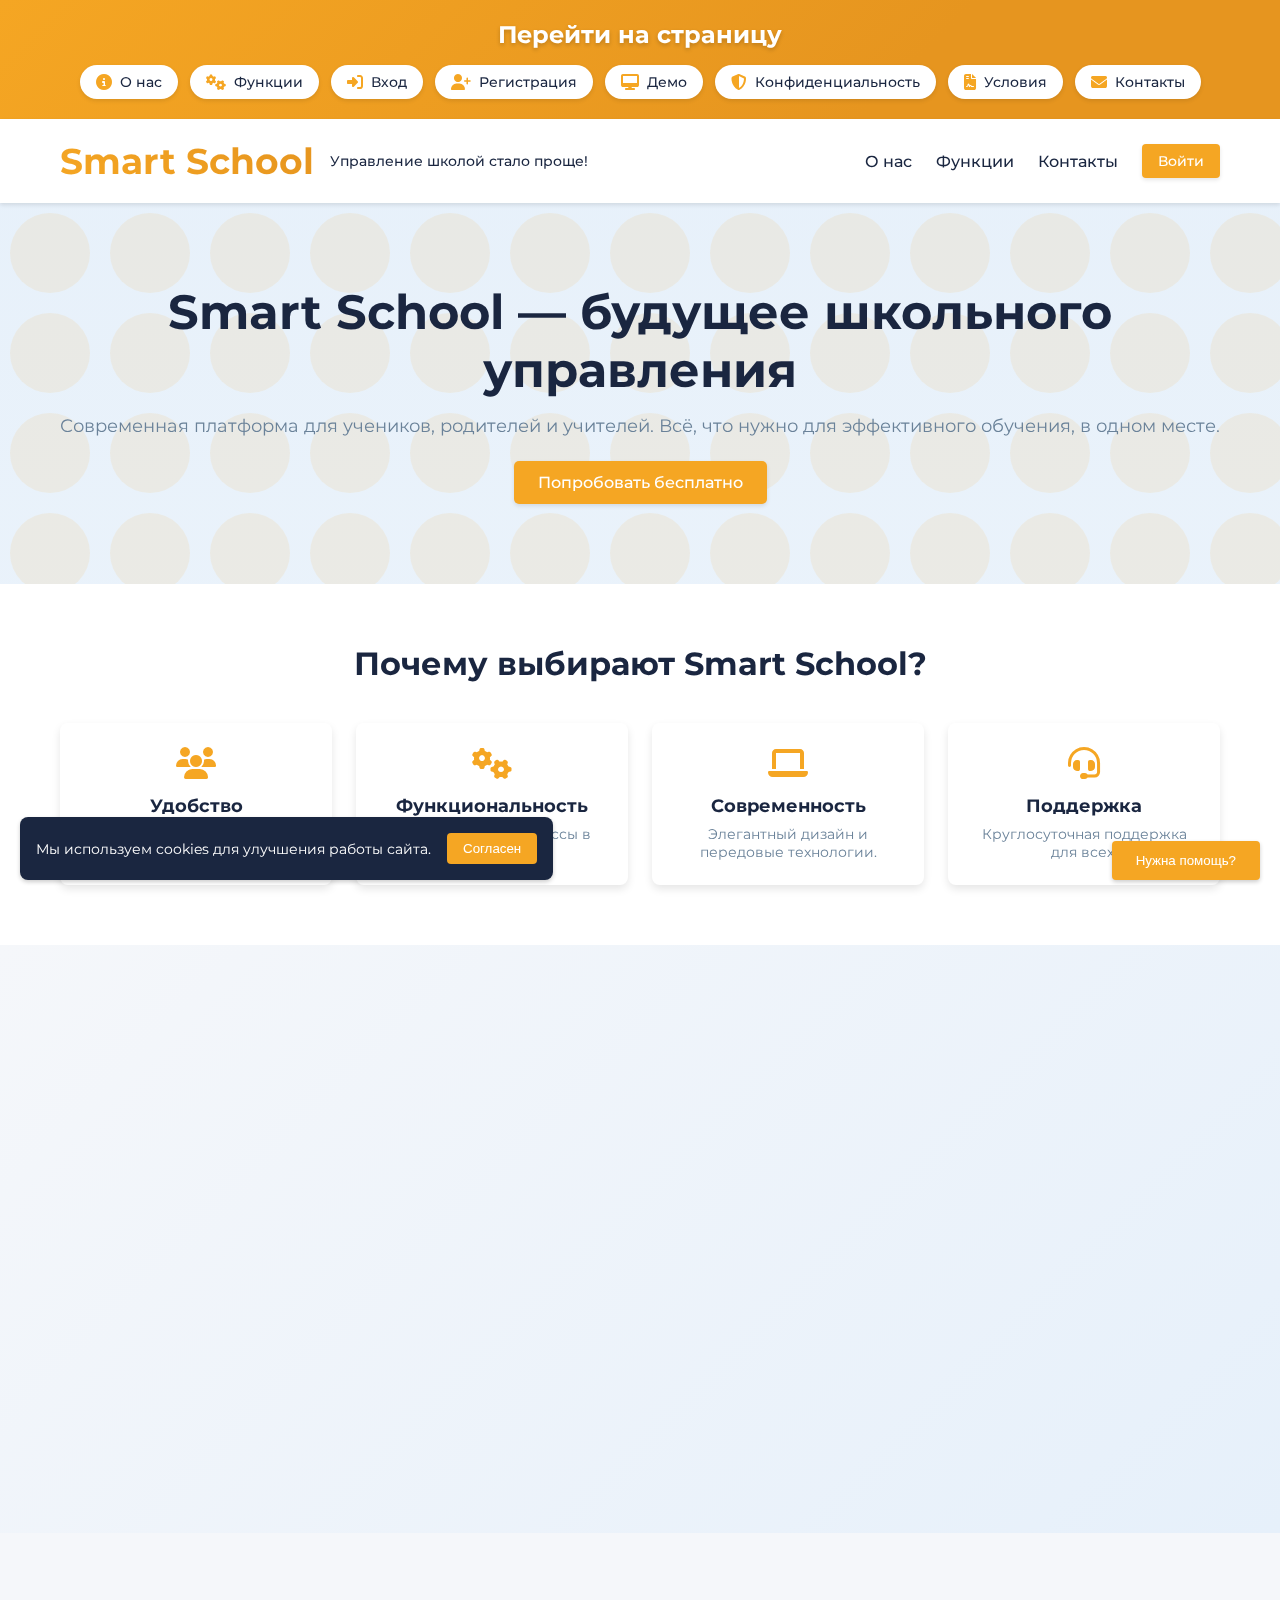
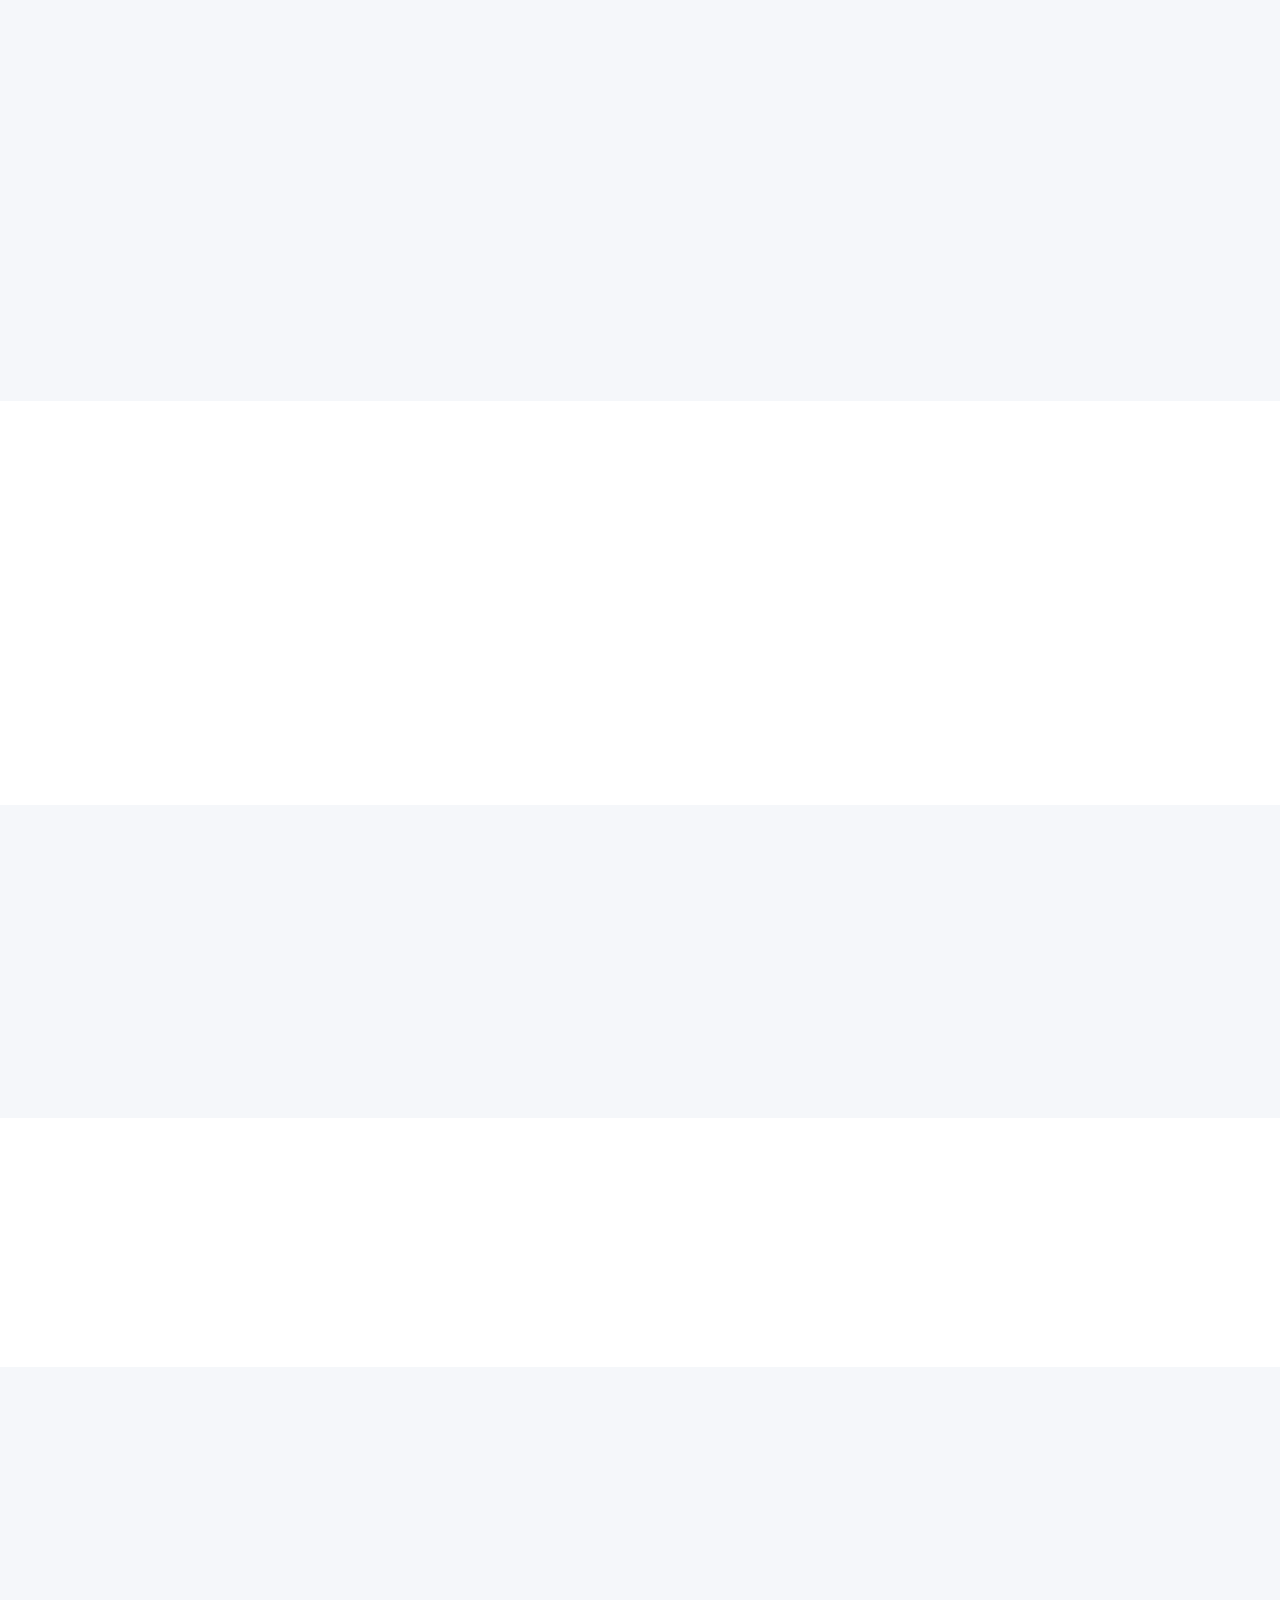
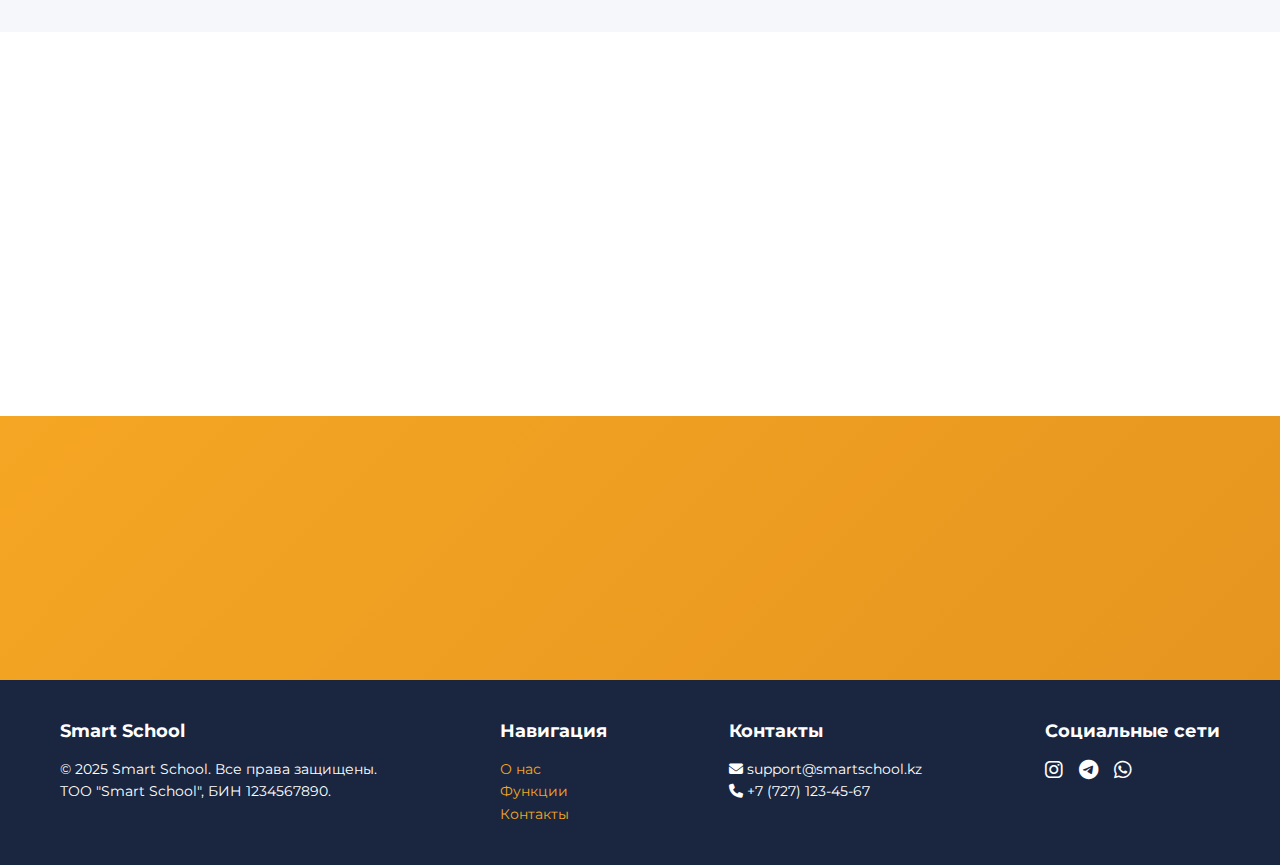
<file: index.html>
<!DOCTYPE html>
<html lang="ru">
<head>
  <meta charset="UTF-8">
  <meta name="viewport" content="width=device-width, initial-scale=1.0">
  <meta name="description" content="Smart School — современная платформа для школьного управления">
  <meta name="keywords" content="Smart School, образование, школа, платформа">
  <title>Smart School - Ваша современная школьная платформа</title>
  <link href="https://fonts.googleapis.com/css2?family=Montserrat:wght@400;500;700&display=swap" rel="stylesheet">
  <link rel="stylesheet" href="https://cdnjs.cloudflare.com/ajax/libs/font-awesome/6.4.0/css/all.min.css">
  <link rel="stylesheet" href="https://unpkg.com/aos@2.3.1/dist/aos.css">
  <link rel="stylesheet" href="styles.css">
</head>
<body>
  <!-- Navigation Panel -->
  <section class="navigation-panel">
    <div class="container">
      <div class="nav-panel-content">
        <h2 data-aos="fade-down">Перейти на страницу</h2>
        <div class="nav-buttons-list">
          <a href="about.html" class="nav-button" data-aos="fade-right" data-aos-delay="100"><i class="fas fa-info-circle"></i> О нас</a>
          <a href="features.html" class="nav-button" data-aos="fade-right" data-aos-delay="200"><i class="fas fa-cogs"></i> Функции</a>
          <a href="login.html" class="nav-button" data-aos="fade-right" data-aos-delay="300"><i class="fas fa-sign-in-alt"></i> Вход</a>
          <a href="register.html" class="nav-button" data-aos="fade-right" data-aos-delay="400"><i class="fas fa-user-plus"></i> Регистрация</a>
          <a href="demo.html" class="nav-button" data-aos="fade-right" data-aos-delay="500"><i class="fas fa-desktop"></i> Демо</a>
          <a href="privacy.html" class="nav-button" data-aos="fade-right" data-aos-delay="600"><i class="fas fa-shield-alt"></i> Конфиденциальность</a>
          <a href="terms.html" class="nav-button" data-aos="fade-right" data-aos-delay="700"><i class="fas fa-file-contract"></i> Условия</a>
          <a href="contact.html" class="nav-button" data-aos="fade-right" data-aos-delay="800"><i class="fas fa-envelope"></i> Контакты</a>
        </div>
      </div>
    </div>
  </section>

  <!-- Header -->
  <header class="header">
    <div class="container">
      <div class="logo-section">
        <div class="logo">Smart School</div>
        <p class="slogan">Управление школой стало проще!</p>
      </div>
      <nav class="nav">
        <a href="about.html">О нас</a>
        <a href="features.html">Функции</a>
        <a href="contact.html">Контакты</a>
        <a href="login.html" class="btn-orange">Войти</a>
      </nav>
    </div>
  </header>

  <!-- Hero -->
  <section class="hero">
    <div class="container">
      <h1 data-aos="fade-up">Smart School — будущее школьного управления</h1>
      <p data-aos="fade-up" data-aos-delay="100">Современная платформа для учеников, родителей и учителей. Всё, что нужно для эффективного обучения, в одном месте.</p>
      <a href="register.html" class="btn-orange" data-aos="fade-up" data-aos-delay="200">Попробовать бесплатно</a>
    </div>
  </section>

  <!-- Advantages -->
  <section class="advantages" id="advantages">
    <div class="container">
      <h2 data-aos="fade-up">Почему выбирают Smart School?</h2>
      <div class="advantages-list">
        <div class="advantage-card" data-aos="fade-up" data-aos-delay="100">
          <i class="fas fa-users icon"></i>
          <h3>Удобство</h3>
          <p>Интуитивный интерфейс для всех пользователей.</p>
        </div>
        <div class="advantage-card" data-aos="fade-up" data-aos-delay="200">
          <i class="fas fa-cogs icon"></i>
          <h3>Функциональность</h3>
          <p>Все школьные процессы в одном месте.</p>
        </div>
        <div class="advantage-card" data-aos="fade-up" data-aos-delay="300">
          <i class="fas fa-laptop icon"></i>
          <h3>Современность</h3>
          <p>Элегантный дизайн и передовые технологии.</p>
        </div>
        <div class="advantage-card" data-aos="fade-up" data-aos-delay="400">
          <i class="fas fa-headset icon"></i>
          <h3>Поддержка</h3>
          <p>Круглосуточная поддержка для всех.</p>
        </div>
      </div>
    </div>
  </section>

  <!-- Why We Are Better -->
  <section class="why-better">
    <div class="container">
      <h2 data-aos="fade-up">Чем мы лучше других образовательных платформ?</h2>
      <div class="better-list">
        <div class="better-card" data-aos="fade-up" data-aos-delay="100">
          <i class="fas fa-paint-brush icon pulse"></i>
          <h3>Современный дизайн</h3>
          <p>Свежий и технологичный стиль, который радует глаз.</p>
        </div>
        <div class="better-card" data-aos="fade-up" data-aos-delay="200">
          <i class="fas fa-lightbulb icon pulse"></i>
          <h3>Интуитивность</h3>
          <p>Доступ ко всем функциям — проще, чем у других.</p>
        </div>
        <div class="better-card" data-aos="fade-up" data-aos-delay="300">
          <i class="fas fa-boxes icon pulse"></i>
          <h3>Полный функционал</h3>
          <p>Мы объединили всё — от питания до развозки.</p>
        </div>
        <div class="better-card" data-aos="fade-up" data-aos-delay="400">
          <i class="fas fa-user-cog icon pulse"></i>
          <h3>Персонализация</h3>
          <p>Настройте платформу под себя.</p>
        </div>
        <div class="better-card" data-aos="fade-up" data-aos-delay="500">
          <i class="fas fa-life-ring icon pulse"></i>
          <h3>Круглосуточная поддержка</h3>
          <p>Мы всегда рядом, 24/7.</p>
        </div>
      </div>
    </div>
  </section>

  <!-- Features -->
  <section class="features" id="features">
    <div class="container">
      <h2 data-aos="fade-up">Ключевые функции Smart School</h2>
      <div class="features-list">
        <div class="feature-card" data-aos="fade-up" data-aos-delay="100">
          <i class="fas fa-user icon"></i>
          <h3>Профиль</h3>
          <p>Вся информация об ученике.</p>
          <button class="btn-details" onclick="openModal('modal-profile')">Подробнее</button>
        </div>
        <div class="feature-card" data-aos="fade-up" data-aos-delay="200">
          <i class="fas fa-utensils icon"></i>
          <h3>Питание</h3>
          <p>Управление заявками на питание.</p>
          <button class="btn-details" onclick="openModal('modal-nutrition')">Подробнее</button>
        </div>
        <div class="feature-card" data-aos="fade-up" data-aos-delay="300">
          <i class="fas fa-credit-card icon"></i>
          <h3>Платежи</h3>
          <p>Контроль оплаты за обучение.</p>
          <button class="btn-details" onclick="openModal('modal-payments')">Подробнее</button>
        </div>
        <div class="feature-card" data-aos="fade-up" data-aos-delay="400">
          <i class="fas fa-bus icon"></i>
          <h3>Развозка</h3>
          <p>Расписание школьного транспорта.</p>
          <button class="btn-details" onclick="openModal('modal-transport')">Подробнее</button>
        </div>
      </div>
      <a href="features.html" class="btn-orange more-features" data-aos="fade-up" data-aos-delay="500">Посмотреть все функции</a>
    </div>
  </section>

  <!-- Modals for Features -->
  <div id="modal-profile" class="modal">
    <div class="modal-content">
      <span class="close" onclick="closeModal('modal-profile')">×</span>
      <h3>Профиль</h3>
      <p>Доступ к личной информации ученика: класс, школа, дата рождения, контактные данные.</p>
    </div>
  </div>
  <div id="modal-nutrition" class="modal">
    <div class="modal-content">
      <span class="close" onclick="closeModal('modal-nutrition')">×</span>
      <h3>Питание</h3>
      <p>Управляйте заявками на питание, выбирайте блюда с учётом диет и предпочтений.</p>
    </div>
  </div>
  <div id="modal-payments" class="modal">
    <div class="modal-content">
      <span class="close" onclick="closeModal('modal-payments')">×</span>
      <h3>Платежи</h3>
      <p>Контролируйте оплаты за обучение, питание и другие услуги в одном месте.</p>
    </div>
  </div>
  <div id="modal-transport" class="modal">
    <div class="modal-content">
      <span class="close" onclick="closeModal('modal-transport')">×</span>
      <h3>Развозка</h3>
      <p>Следите за расписанием школьного транспорта и маршрутами в реальном времени.</p>
    </div>
  </div>

  <!-- Reviews -->
  <section class="reviews" id="reviews">
    <div class="container">
      <h2 data-aos="fade-up">Что говорят наши пользователи</h2>
      <div class="review-list">
        <div class="review-card" data-aos="fade-up" data-aos-delay="100">
          <div class="review-placeholder"></div>
          <p>"Smart School сделала нашу школьную жизнь проще! Теперь всё под рукой."</p>
          <h4>Айгуль, 35 лет, родитель</h4>
        </div>
        <div class="review-card" data-aos="fade-up" data-aos-delay="200">
          <div class="review-placeholder"></div>
          <p>"Удобная платформа, особенно раздел с питанием и платежами."</p>
          <h4>Дамир, 14 лет, ученик</h4>
        </div>
        <div class="review-card" data-aos="fade-up" data-aos-delay="300">
          <div class="review-placeholder"></div>
          <p>"Современный дизайн и функциональность — всё, что нужно для работы."</p>
          <h4>Елена, 40 лет, учитель</h4>
        </div>
      </div>
    </div>
  </section>

  <!-- Success Stories -->
  <section class="success-stories">
    <div class="container">
      <h2 data-aos="fade-up">Истории успеха</h2>
      <div class="success-list">
        <div class="success-card" data-aos="fade-up" data-aos-delay="100">
          <h3>Школа №5, Алматы</h3>
          <p>"Сократили время на администрирование на 30% благодаря Smart School."</p>
        </div>
        <div class="success-card" data-aos="fade-up" data-aos-delay="200">
          <h3>Гимназия №10, Астана</h3>
          <p>"Родители стали активнее участвовать в школьной жизни."</p>
        </div>
      </div>
    </div>
  </section>

  <!-- Partners -->
  <section class="partners">
    <div class="container">
      <h2 data-aos="fade-up">Наши партнёры</h2>
      <div class="partners-list">
        <div class="partner-placeholder" data-aos="fade-up" data-aos-delay="100"></div>
        <div class="partner-placeholder" data-aos="fade-up" data-aos-delay="200"></div>
        <div class="partner-placeholder" data-aos="fade-up" data-aos-delay="300"></div>
      </div>
    </div>
  </section>

  <!-- Achievements -->
  <section class="achievements">
    <div class="container">
      <h2 data-aos="fade-up">Наши достижения</h2>
      <div class="achievements-list">
        <div class="achievement" data-aos="fade-up" data-aos-delay="100">
          <i class="fas fa-trophy icon"></i>
          <p>Победитель EdTech Awards 2024</p>
        </div>
        <div class="achievement" data-aos="fade-up" data-aos-delay="200">
          <i class="fas fa-trophy icon"></i>
          <p>50+ школ по Казахстану</p>
        </div>
      </div>
    </div>
  </section>

  <!-- FAQ -->
  <section class="faq" id="faq">
    <div class="container">
      <h2 data-aos="fade-up">Часто задаваемые вопросы</h2>
      <div class="faq-list">
        <div class="faq-item" data-aos="fade-up" data-aos-delay="100">
          <div class="faq-question">Как начать пользоваться Smart School?</div>
          <div class="faq-answer">
            <p>Зарегистрируйтесь на сайте, выберите свою роль (ученик, родитель, учитель) и следуйте инструкциям.</p>
          </div>
        </div>
        <div class="faq-item" data-aos="fade-up" data-aos-delay="200">
          <div class="faq-question">Могу ли я настроить платформу под свои нужды?</div>
          <div class="faq-answer">
            <p>Да, Smart School позволяет персонализировать интерфейс и функции в настройках.</p>
          </div>
        </div>
        <div class="faq-item" data-aos="fade-up" data-aos-delay="300">
          <div class="faq-question">Есть ли поддержка на русском языке?</div>
          <div class="faq-answer">
            <p>Да, наша поддержка доступна на русском языке 24/7.</p>
          </div>
        </div>
      </div>
    </div>
  </section>

  <!-- CTA -->
  <section class="cta">
    <div class="container">
      <h2 data-aos="fade-up">Присоединяйтесь к Smart School уже сегодня!</h2>
      <p data-aos="fade-up" data-aos-delay="100">Попробуйте платформу бесплатно и убедитесь в её удобстве.</p>
      <a href="register.html" class="btn-orange" data-aos="fade-up" data-aos-delay="200">Попробовать бесплатно</a>
    </div>
  </section>

  <!-- Footer -->
  <footer class="footer">
    <div class="container">
      <div class="footer-content">
        <div class="footer-section">
          <h3>Smart School</h3>
          <p>© 2025 Smart School. Все права защищены.<br>ТОО "Smart School", БИН 1234567890.</p>
        </div>
        <div class="footer-section">
          <h3>Навигация</h3>
          <p><a href="about.html">О нас</a></p>
          <p><a href="features.html">Функции</a></p>
          <p><a href="contact.html">Контакты</a></p>
        </div>
        <div class="footer-section">
          <h3>Контакты</h3>
          <p><i class="fas fa-envelope"></i> support@smartschool.kz</p>
          <p><i class="fas fa-phone"></i> +7 (727) 123-45-67</p>
        </div>
        <div class="footer-section">
          <h3>Социальные сети</h3>
          <div class="social-links">
            <a href="#" aria-label="Instagram"><i class="fab fa-instagram"></i></a>
            <a href="#" aria-label="Telegram"><i class="fab fa-telegram"></i></a>
            <a href="#" aria-label="WhatsApp"><i class="fab fa-whatsapp"></i></a>
          </div>
        </div>
      </div>
    </div>
  </footer>

  <!-- Cookies Banner -->
  <div class="cookies-banner">
    <p>Мы используем cookies для улучшения работы сайта. <button onclick="this.parentElement.style.display='none'">Согласен</button></p>
  </div>

  <!-- Chatbot -->
  <div class="chatbot">
    <button onclick="openChat()">Нужна помощь?</button>
    <div class="chat-window" style="display: none;">
      <p>Наш менеджер свяжется с вами.</p>
      <button onclick="closeChat()">Закрыть</button>
    </div>
  </div>

  <script src="https://unpkg.com/aos@2.3.1/dist/aos.js"></script>
  <script src="script.js" defer></script>
</body>
</html>
</file>
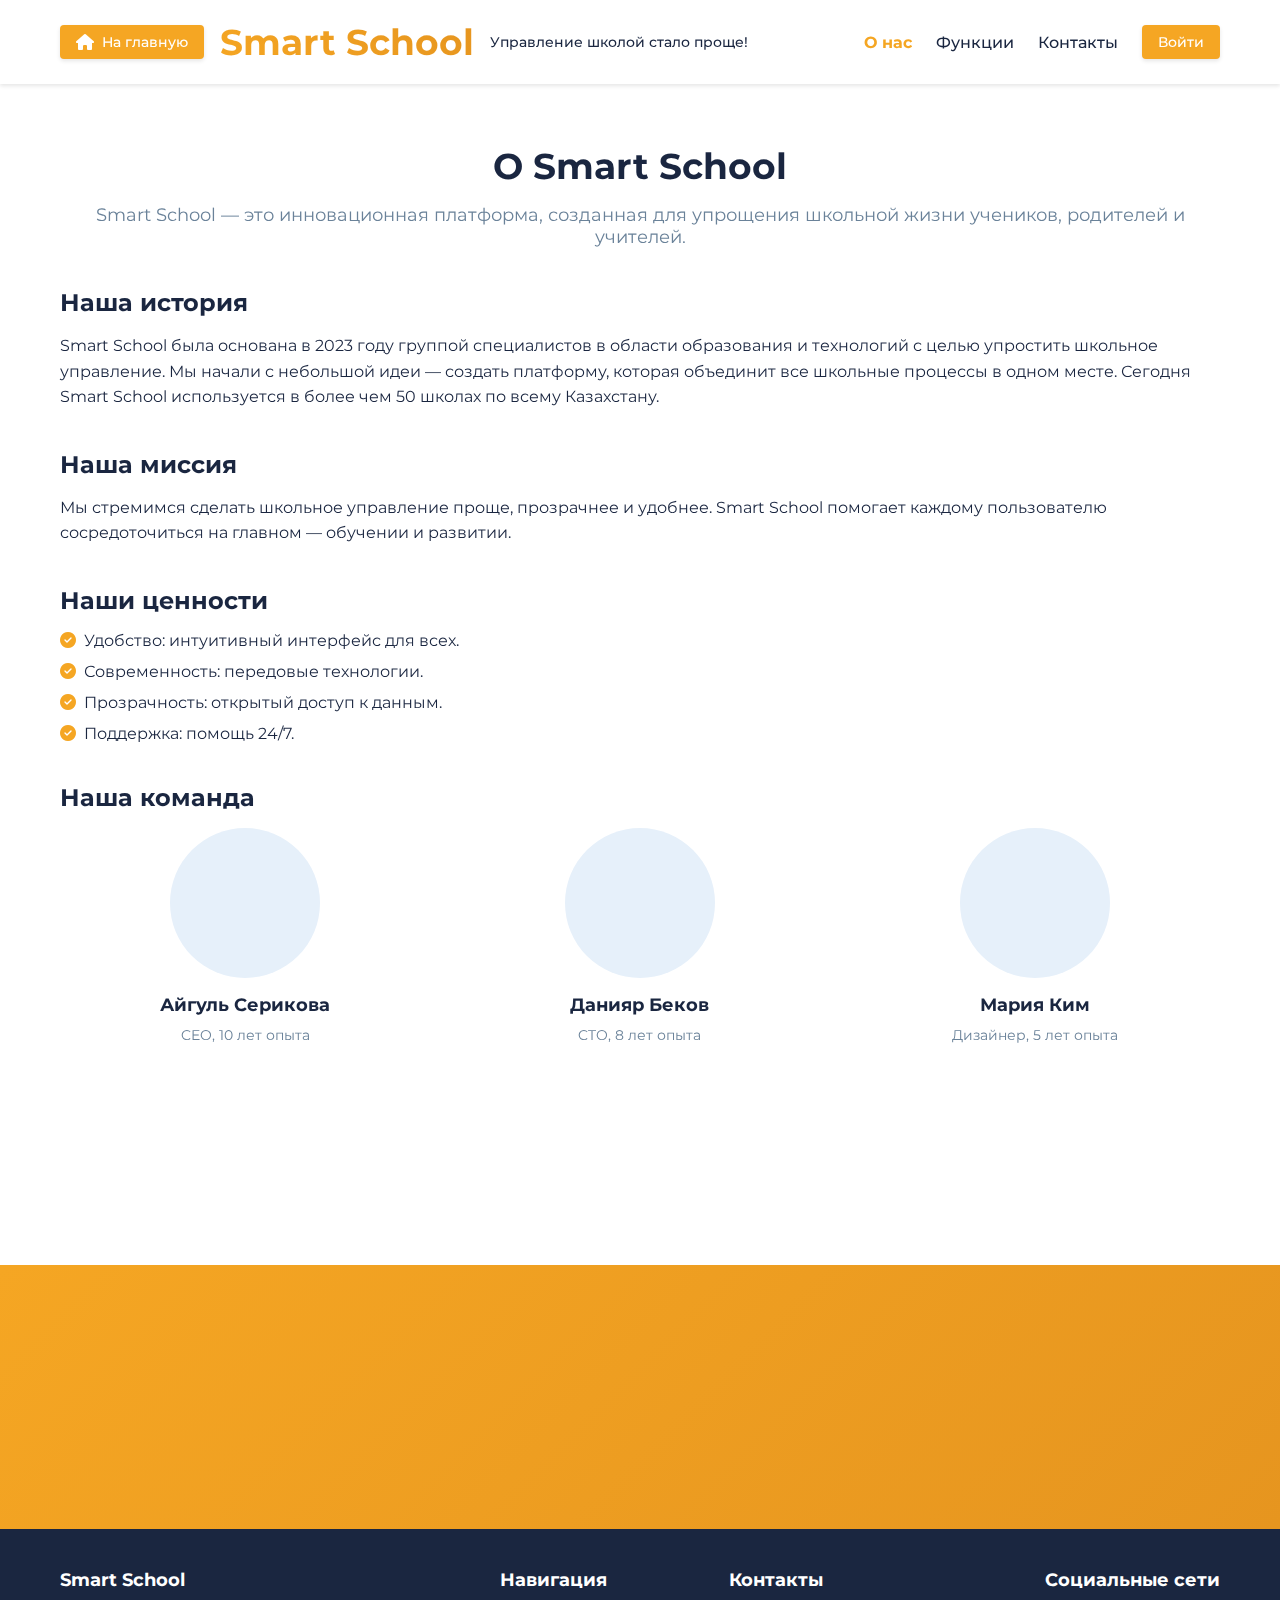
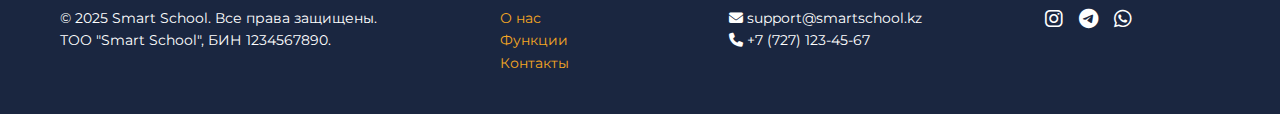
<file: about.html>
<!DOCTYPE html>
<html lang="ru">
<head>
  <meta charset="UTF-8">
  <meta name="viewport" content="width=device-width, initial-scale=1.0">
  <meta name="description" content="О Smart School — инновационной платформе для школьного управления">
  <meta name="keywords" content="Smart School, образование, школа, платформа, о нас">
  <title>О нас - Smart School</title>
  <link href="https://fonts.googleapis.com/css2?family=Montserrat:wght@400;500;700&display=swap" rel="stylesheet">
  <link rel="stylesheet" href="https://cdnjs.cloudflare.com/ajax/libs/font-awesome/6.4.0/css/all.min.css">
  <link rel="stylesheet" href="https://unpkg.com/aos@2.3.1/dist/aos.css">
  <link rel="stylesheet" href="styles.css">
</head>
<body>
  <!-- Header -->
  <header class="header">
    <div class="container">
      <div class="logo-section">
        <a href="index.html" class="btn-home"><i class="fas fa-home"></i> На главную</a>
        <div class="logo">Smart School</div>
        <p class="slogan">Управление школой стало проще!</p>
      </div>
      <nav class="nav">
        <a href="about.html" class="active">О нас</a>
        <a href="features.html">Функции</a>
        <a href="contact.html">Контакты</a>
        <a href="login.html" class="btn-orange">Войти</a>
      </nav>
    </div>
  </header>

  <!-- About -->
  <section class="about">
    <div class="container">
      <h1 data-aos="fade-up">О Smart School</h1>
      <p class="intro" data-aos="fade-up" data-aos-delay="100">Smart School — это инновационная платформа, созданная для упрощения школьной жизни учеников, родителей и учителей.</p>
      <div class="about-content">
        <div class="about-section" data-aos="fade-up" data-aos-delay="200">
          <h2>Наша история</h2>
          <p>Smart School была основана в 2023 году группой специалистов в области образования и технологий с целью упростить школьное управление. Мы начали с небольшой идеи — создать платформу, которая объединит все школьные процессы в одном месте. Сегодня Smart School используется в более чем 50 школах по всему Казахстану.</p>
        </div>
        <div class="about-section" data-aos="fade-up" data-aos-delay="300">
          <h2>Наша миссия</h2>
          <p>Мы стремимся сделать школьное управление проще, прозрачнее и удобнее. Smart School помогает каждому пользователю сосредоточиться на главном — обучении и развитии.</p>
        </div>
        <div class="about-section" data-aos="fade-up" data-aos-delay="400">
          <h2>Наши ценности</h2>
          <ul>
            <li><i class="fas fa-check-circle"></i> Удобство: интуитивный интерфейс для всех.</li>
            <li><i class="fas fa-check-circle"></i> Современность: передовые технологии.</li>
            <li><i class="fas fa-check-circle"></i> Прозрачность: открытый доступ к данным.</li>
            <li><i class="fas fa-check-circle"></i> Поддержка: помощь 24/7.</li>
          </ul>
        </div>
        <div class="about-section" data-aos="fade-up" data-aos-delay="500">
          <h2>Наша команда</h2>
          <div class="team-list">
            <div class="team-member">
              <div class="team-placeholder"></div>
              <h3>Айгуль Серикова</h3>
              <p>CEO, 10 лет опыта</p>
            </div>
            <div class="team-member">
              <div class="team-placeholder"></div>
              <h3>Данияр Беков</h3>
              <p>CTO, 8 лет опыта</p>
            </div>
            <div class="team-member">
              <div class="team-placeholder"></div>
              <h3>Мария Ким</h3>
              <p>Дизайнер, 5 лет опыта</p>
            </div>
          </div>
        </div>
        <div class="about-section" data-aos="fade-up" data-aos-delay="600">
          <h2>Наши достижения</h2>
          <div class="achievements-list">
            <div class="achievement">
              <i class="fas fa-trophy icon"></i>
              <p>Победитель EdTech Awards 2024</p>
            </div>
            <div class="achievement">
              <i class="fas fa-trophy icon"></i>
              <p>50+ школ по Казахстану</p>
            </div>
          </div>
        </div>
      </div>
    </div>
  </section>

  <!-- CTA -->
  <section class="cta">
    <div class="container">
      <h2 data-aos="fade-up">Присоединяйтесь к Smart School уже сегодня!</h2>
      <p data-aos="fade-up" data-aos-delay="100">Попробуйте платформу бесплатно и убедитесь в её удобстве.</p>
      <a href="register.html" class="btn-orange" data-aos="fade-up" data-aos-delay="200">Попробовать бесплатно</a>
    </div>
  </section>

  <!-- Footer -->
  <footer class="footer">
    <div class="container">
      <div class="footer-content">
        <div class="footer-section">
          <h3>Smart School</h3>
          <p>© 2025 Smart School. Все права защищены.<br>ТОО "Smart School", БИН 1234567890.</p>
        </div>
        <div class="footer-section">
          <h3>Навигация</h3>
          <p><a href="about.html">О нас</a></p>
          <p><a href="features.html">Функции</a></p>
          <p><a href="contact.html">Контакты</a></p>
        </div>
        <div class="footer-section">
          <h3>Контакты</h3>
          <p><i class="fas fa-envelope"></i> support@smartschool.kz</p>
          <p><i class="fas fa-phone"></i> +7 (727) 123-45-67</p>
        </div>
        <div class="footer-section">
          <h3>Социальные сети</h3>
          <div class="social-links">
            <a href="#" aria-label="Instagram"><i class="fab fa-instagram"></i></a>
            <a href="#" aria-label="Telegram"><i class="fab fa-telegram"></i></a>
            <a href="#" aria-label="WhatsApp"><i class="fab fa-whatsapp"></i></a>
          </div>
        </div>
      </div>
    </div>
  </footer>

  <script src="https://unpkg.com/aos@2.3.1/dist/aos.js"></script>
  <script src="script.js" defer></script>
</body>
</html>
</file>
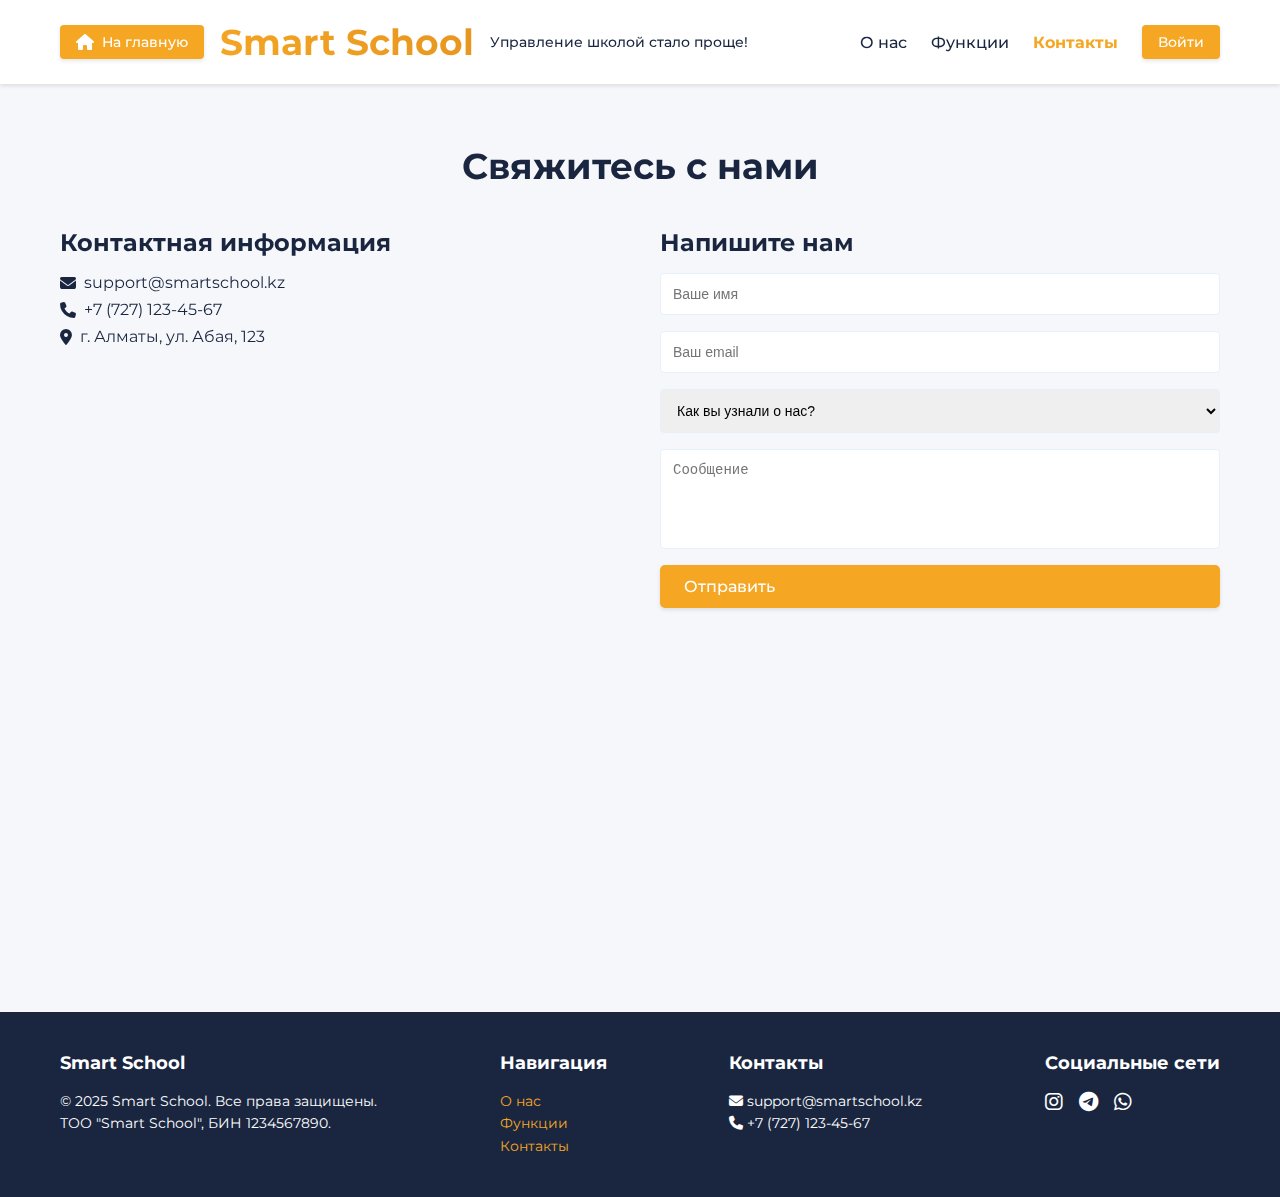
<file: contact.html>
<!DOCTYPE html>
<html lang="ru">
<head>
  <meta charset="UTF-8">
  <meta name="viewport" content="width=device-width, initial-scale=1.0">
  <meta name="description" content="Контакты Smart School — свяжитесь с нами">
  <meta name="keywords" content="Smart School, контакты, образование, школа">
  <title>Контакты - Smart School</title>
  <link href="https://fonts.googleapis.com/css2?family=Montserrat:wght@400;500;700&display=swap" rel="stylesheet">
  <link rel="stylesheet" href="https://cdnjs.cloudflare.com/ajax/libs/font-awesome/6.4.0/css/all.min.css">
  <link rel="stylesheet" href="https://unpkg.com/aos@2.3.1/dist/aos.css">
  <link rel="stylesheet" href="styles.css">
</head>
<body>
  <!-- Header -->
  <header class="header">
    <div class="container">
      <div class="logo-section">
        <a href="index.html" class="btn-home"><i class="fas fa-home"></i> На главную</a>
        <div class="logo">Smart School</div>
        <p class="slogan">Управление школой стало проще!</p>
      </div>
      <nav class="nav">
        <a href="about.html">О нас</a>
        <a href="features.html">Функции</a>
        <a href="contact.html" class="active">Контакты</a>
        <a href="login.html" class="btn-orange">Войти</a>
      </nav>
    </div>
  </header>

  <!-- Contact -->
  <section class="contact">
    <div class="container">
      <h1 data-aos="fade-up">Свяжитесь с нами</h1>
      <div class="contact-content">
        <div class="contact-info" data-aos="fade-up" data-aos-delay="100">
          <h2>Контактная информация</h2>
          <p><i class="fas fa-envelope"></i> support@smartschool.kz</p>
          <p><i class="fas fa-phone"></i> +7 (727) 123-45-67</p>
          <p><i class="fas fa-map-marker-alt"></i> г. Алматы, ул. Абая, 123</p>
        </div>
        <div class="contact-form" data-aos="fade-up" data-aos-delay="200">
          <h2>Напишите нам</h2>
          <form>
            <input type="text" placeholder="Ваше имя" required>
            <input type="email" placeholder="Ваш email" required>
            <select required>
              <option value="" disabled selected>Как вы узнали о нас?</option>
              <option>Соцсети</option>
              <option>Реклама</option>
              <option>Рекомендации</option>
            </select>
            <textarea placeholder="Сообщение" required></textarea>
            <a href="mailto:support@smartschool.kz" class="btn-orange">Отправить</a>
          </form>
        </div>
      </div>
      <div class="contact-map" data-aos="fade-up" data-aos-delay="300">
        <iframe src="https://www.google.com/maps/embed?pb=!1m18!1m12!1m3!1d3153.019665536793!2d76.92343021530663!3d43.23894997913762!2m3!1f0!2f0!3f0!3m2!1i1024!2i768!4f13.1!3m3!1m2!1s0x388369314e0b4067%3A0x9c2b6f7e5e5f8c5!2sAbay%20Ave%20123%2C%20Almaty%2C%20Kazakhstan!5e0!3m2!1sen!2sus!4v1698765432109!5m2!1sen!2sus" width="100%" height="300" style="border:0;" allowfullscreen="" loading="lazy"></iframe>
      </div>
    </div>
  </section>

  <!-- Footer -->
  <footer class="footer">
    <div class="container">
      <div class="footer-content">
        <div class="footer-section">
          <h3>Smart School</h3>
          <p>© 2025 Smart School. Все права защищены.<br>ТОО "Smart School", БИН 1234567890.</p>
        </div>
        <div class="footer-section">
          <h3>Навигация</h3>
          <p><a href="about.html">О нас</a></p>
          <p><a href="features.html">Функции</a></p>
          <p><a href="contact.html">Контакты</a></p>
        </div>
        <div class="footer-section">
          <h3>Контакты</h3>
          <p><i class="fas fa-envelope"></i> support@smartschool.kz</p>
          <p><i class="fas fa-phone"></i> +7 (727) 123-45-67</p>
        </div>
        <div class="footer-section">
          <h3>Социальные сети</h3>
          <div class="social-links">
            <a href="#" aria-label="Instagram"><i class="fab fa-instagram"></i></a>
            <a href="#" aria-label="Telegram"><i class="fab fa-telegram"></i></a>
            <a href="#" aria-label="WhatsApp"><i class="fab fa-whatsapp"></i></a>
          </div>
        </div>
      </div>
    </div>
  </footer>

  <script src="https://unpkg.com/aos@2.3.1/dist/aos.js"></script>
  <script src="script.js" defer></script>
</body>
</html>
</file>
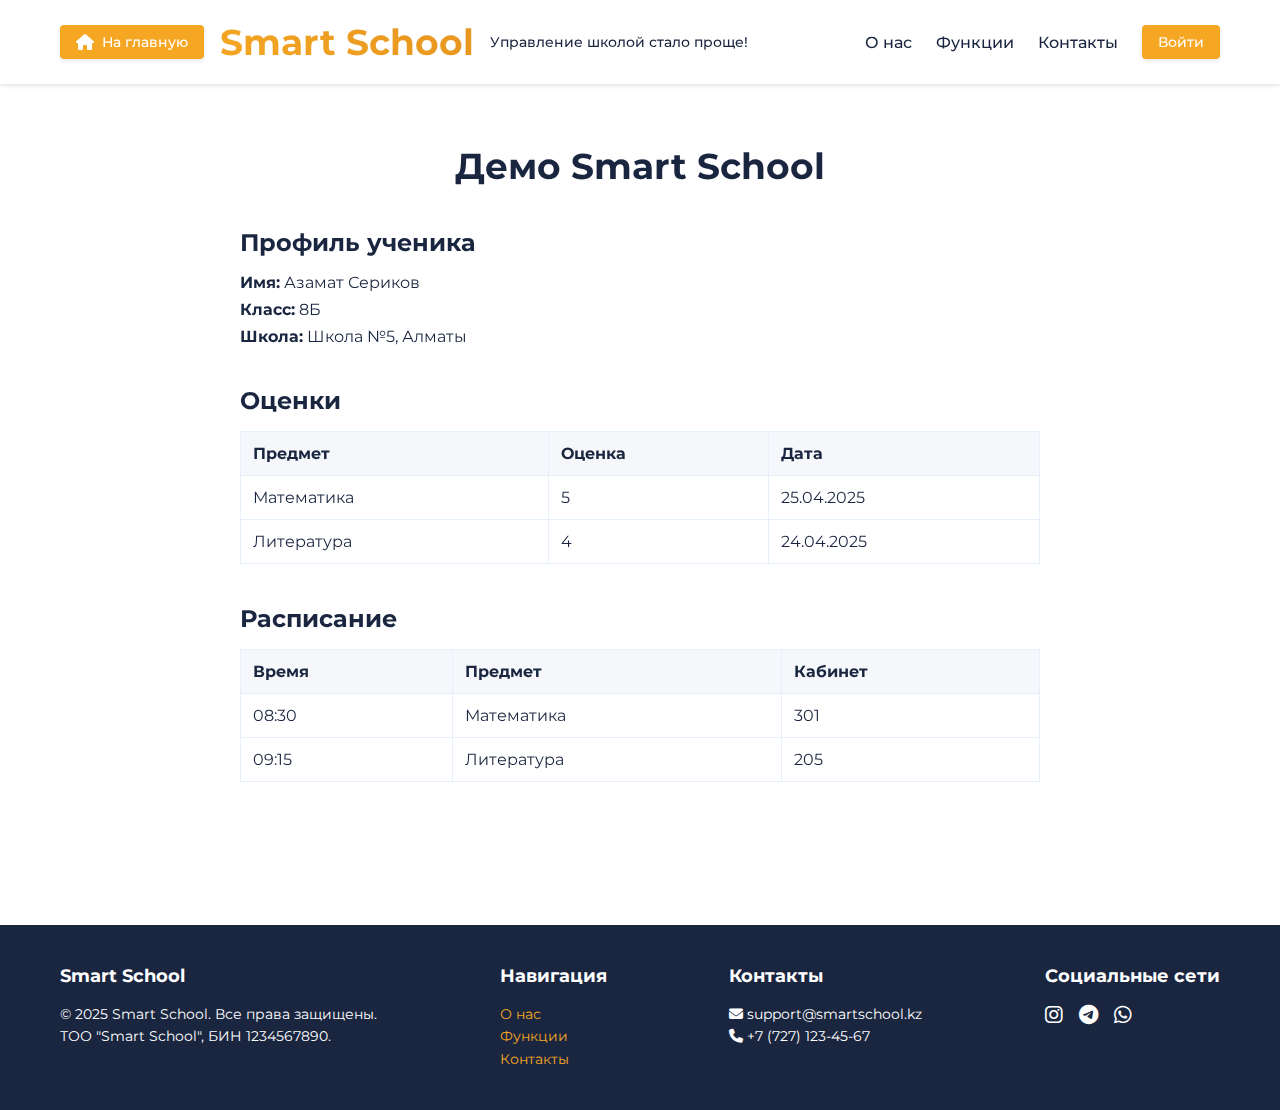
<file: demo.html>
<!DOCTYPE html>
<html lang="ru">
<head>
  <meta charset="UTF-8">
  <meta name="viewport" content="width=device-width, initial-scale=1.0">
  <meta name="description" content="Демо Smart School — попробуйте платформу">
  <meta name="keywords" content="Smart School, демо, образование, школа">
  <title>Демо - Smart School</title>
  <link href="https://fonts.googleapis.com/css2?family=Montserrat:wght@400;500;700&display=swap" rel="stylesheet">
  <link rel="stylesheet" href="https://cdnjs.cloudflare.com/ajax/libs/font-awesome/6.4.0/css/all.min.css">
  <link rel="stylesheet" href="https://unpkg.com/aos@2.3.1/dist/aos.css">
  <link rel="stylesheet" href="styles.css">
</head>
<body>
  <!-- Header -->
  <header class="header">
    <div class="container">
      <div class="logo-section">
        <a href="index.html" class="btn-home"><i class="fas fa-home"></i> На главную</a>
        <div class="logo">Smart School</div>
        <p class="slogan">Управление школой стало проще!</p>
      </div>
      <nav class="nav">
        <a href="about.html">О нас</a>
        <a href="features.html">Функции</a>
        <a href="contact.html">Контакты</a>
        <a href="login.html" class="btn-orange">Войти</a>
      </nav>
    </div>
  </header>

  <!-- Demo -->
  <section class="demo">
    <div class="container">
      <h1 data-aos="fade-up">Демо Smart School</h1>
      <div class="demo-content" data-aos="fade-up" data-aos-delay="100">
        <h2>Профиль ученика</h2>
        <div class="profile-info">
          <p><strong>Имя:</strong> Азамат Сериков</p>
          <p><strong>Класс:</strong> 8Б</p>
          <p><strong>Школа:</strong> Школа №5, Алматы</p>
        </div>
        <h2>Оценки</h2>
        <table>
          <thead>
            <tr>
              <th>Предмет</th>
              <th>Оценка</th>
              <th>Дата</th>
            </tr>
          </thead>
          <tbody>
            <tr>
              <td>Математика</td>
              <td>5</td>
              <td>25.04.2025</td>
            </tr>
            <tr>
              <td>Литература</td>
              <td>4</td>
              <td>24.04.2025</td>
            </tr>
          </tbody>
        </table>
        <h2>Расписание</h2>
        <table>
          <thead>
            <tr>
              <th>Время</th>
              <th>Предмет</th>
              <th>Кабинет</th>
            </tr>
          </thead>
          <tbody>
            <tr>
              <td>08:30</td>
              <td>Математика</td>
              <td>301</td>
            </tr>
            <tr>
              <td>09:15</td>
              <td>Литература</td>
              <td>205</td>
            </tr>
          </tbody>
        </table>
      </div>
      <a href="register.html" class="btn-orange" data-aos="fade-up" data-aos-delay="200">Зарегистрироваться</a>
    </div>
  </section>

  <!-- Footer -->
  <footer class="footer">
    <div class="container">
      <div class="footer-content">
        <div class="footer-section">
          <h3>Smart School</h3>
          <p>© 2025 Smart School. Все права защищены.<br>ТОО "Smart School", БИН 1234567890.</p>
        </div>
        <div class="footer-section">
          <h3>Навигация</h3>
          <p><a href="about.html">О нас</a></p>
          <p><a href="features.html">Функции</a></p>
          <p><a href="contact.html">Контакты</a></p>
        </div>
        <div class="footer-section">
          <h3>Контакты</h3>
          <p><i class="fas fa-envelope"></i> support@smartschool.kz</p>
          <p><i class="fas fa-phone"></i> +7 (727) 123-45-67</p>
        </div>
        <div class="footer-section">
          <h3>Социальные сети</h3>
          <div class="social-links">
            <a href="#" aria-label="Instagram"><i class="fab fa-instagram"></i></a>
            <a href="#" aria-label="Telegram"><i class="fab fa-telegram"></i></a>
            <a href="#" aria-label="WhatsApp"><i class="fab fa-whatsapp"></i></a>
          </div>
        </div>
      </div>
    </div>
  </footer>

  <script src="https://unpkg.com/aos@2.3.1/dist/aos.js"></script>
  <script src="script.js" defer></script>
</body>
</html>
</file>
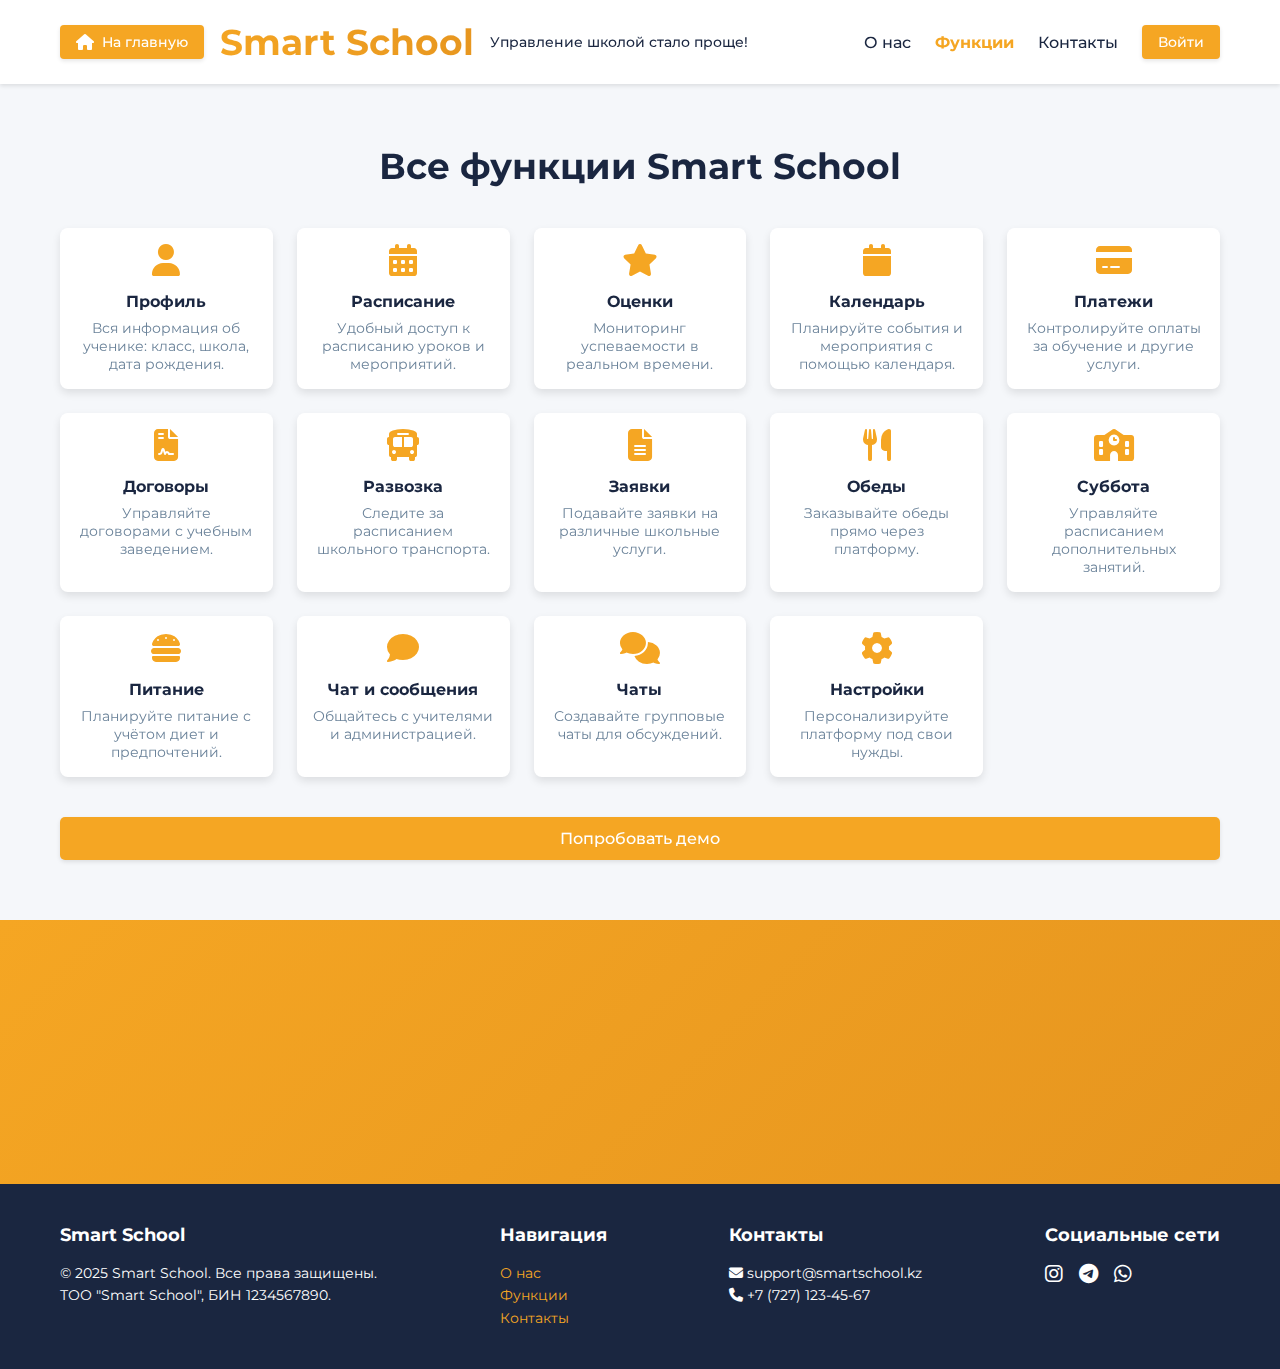
<file: features.html>
<!DOCTYPE html>
<html lang="ru">
<head>
  <meta charset="UTF-8">
  <meta name="viewport" content="width=device-width, initial-scale=1.0">
  <meta name="description" content="Функции Smart School — всё для школьного управления">
  <meta name="keywords" content="Smart School, функции, образование, школа">
  <title>Функции - Smart School</title>
  <link href="https://fonts.googleapis.com/css2?family=Montserrat:wght@400;500;700&display=swap" rel="stylesheet">
  <link rel="stylesheet" href="https://cdnjs.cloudflare.com/ajax/libs/font-awesome/6.4.0/css/all.min.css">
  <link rel="stylesheet" href="https://unpkg.com/aos@2.3.1/dist/aos.css">
  <link rel="stylesheet" href="styles.css">
</head>
<body>
  <!-- Header -->
  <header class="header">
    <div class="container">
      <div class="logo-section">
        <a href="index.html" class="btn-home"><i class="fas fa-home"></i> На главную</a>
        <div class="logo">Smart School</div>
        <p class="slogan">Управление школой стало проще!</p>
      </div>
      <nav class="nav">
        <a href="about.html">О нас</a>
        <a href="features.html" class="active">Функции</a>
        <a href="contact.html">Контакты</a>
        <a href="login.html" class="btn-orange">Войти</a>
      </nav>
    </div>
  </header>

  <!-- Features -->
  <section class="features">
    <div class="container">
      <h1 data-aos="fade-up">Все функции Smart School</h1>
      <div class="features-list">
        <div class="feature-card" data-aos="fade-up" data-aos-delay="100">
          <i class="fas fa-user icon"></i>
          <h3>Профиль</h3>
          <p>Вся информация об ученике: класс, школа, дата рождения.</p>
        </div>
        <div class="feature-card" data-aos="fade-up" data-aos-delay="200">
          <i class="fas fa-calendar-alt icon"></i>
          <h3>Расписание</h3>
          <p>Удобный доступ к расписанию уроков и мероприятий.</p>
        </div>
        <div class="feature-card" data-aos="fade-up" data-aos-delay="300">
          <i class="fas fa-star icon"></i>
          <h3>Оценки</h3>
          <p>Мониторинг успеваемости в реальном времени.</p>
        </div>
        <div class="feature-card" data-aos="fade-up" data-aos-delay="400">
          <i class="fas fa-calendar icon"></i>
          <h3>Календарь</h3>
          <p>Планируйте события и мероприятия с помощью календаря.</p>
        </div>
        <div class="feature-card" data-aos="fade-up" data-aos-delay="500">
          <i class="fas fa-credit-card icon"></i>
          <h3>Платежи</h3>
          <p>Контролируйте оплаты за обучение и другие услуги.</p>
        </div>
        <div class="feature-card" data-aos="fade-up" data-aos-delay="600">
          <i class="fas fa-file-contract icon"></i>
          <h3>Договоры</h3>
          <p>Управляйте договорами с учебным заведением.</p>
        </div>
        <div class="feature-card" data-aos="fade-up" data-aos-delay="700">
          <i class="fas fa-bus icon"></i>
          <h3>Развозка</h3>
          <p>Следите за расписанием школьного транспорта.</p>
        </div>
        <div class="feature-card" data-aos="fade-up" data-aos-delay="800">
          <i class="fas fa-file-alt icon"></i>
          <h3>Заявки</h3>
          <p>Подавайте заявки на различные школьные услуги.</p>
        </div>
        <div class="feature-card" data-aos="fade-up" data-aos-delay="900">
          <i class="fas fa-utensils icon"></i>
          <h3>Обеды</h3>
          <p>Заказывайте обеды прямо через платформу.</p>
        </div>
        <div class="feature-card" data-aos="fade-up" data-aos-delay="1000">
          <i class="fas fa-school icon"></i>
          <h3>Суббота</h3>
          <p>Управляйте расписанием дополнительных занятий.</p>
        </div>
        <div class="feature-card" data-aos="fade-up" data-aos-delay="1100">
          <i class="fas fa-hamburger icon"></i>
          <h3>Питание</h3>
          <p>Планируйте питание с учётом диет и предпочтений.</p>
        </div>
        <div class="feature-card" data-aos="fade-up" data-aos-delay="1200">
          <i class="fas fa-comment icon"></i>
          <h3>Чат и сообщения</h3>
          <p>Общайтесь с учителями и администрацией.</p>
        </div>
        <div class="feature-card" data-aos="fade-up" data-aos-delay="1300">
          <i class="fas fa-comments icon"></i>
          <h3>Чаты</h3>
          <p>Создавайте групповые чаты для обсуждений.</p>
        </div>
        <div class="feature-card" data-aos="fade-up" data-aos-delay="1400">
          <i class="fas fa-cog icon"></i>
          <h3>Настройки</h3>
          <p>Персонализируйте платформу под свои нужды.</p>
        </div>
      </div>
      <a href="demo.html" class="btn-orange more-features" data-aos="fade-up" data-aos-delay="1500">Попробовать демо</a>
    </div>
  </section>

  <!-- CTA -->
  <section class="cta">
    <div class="container">
      <h2 data-aos="fade-up">Присоединяйтесь к Smart School уже сегодня!</h2>
      <p data-aos="fade-up" data-aos-delay="100">Попробуйте платформу бесплатно и убедитесь в её удобстве.</p>
      <a href="register.html" class="btn-orange" data-aos="fade-up" data-aos-delay="200">Попробовать бесплатно</a>
    </div>
  </section>

  <!-- Footer -->
  <footer class="footer">
    <div class="container">
      <div class="footer-content">
        <div class="footer-section">
          <h3>Smart School</h3>
          <p>© 2025 Smart School. Все права защищены.<br>ТОО "Smart School", БИН 1234567890.</p>
        </div>
        <div class="footer-section">
          <h3>Навигация</h3>
          <p><a href="about.html">О нас</a></p>
          <p><a href="features.html">Функции</a></p>
          <p><a href="contact.html">Контакты</a></p>
        </div>
        <div class="footer-section">
          <h3>Контакты</h3>
          <p><i class="fas fa-envelope"></i> support@smartschool.kz</p>
          <p><i class="fas fa-phone"></i> +7 (727) 123-45-67</p>
        </div>
        <div class="footer-section">
          <h3>Социальные сети</h3>
          <div class="social-links">
            <a href="#" aria-label="Instagram"><i class="fab fa-instagram"></i></a>
            <a href="#" aria-label="Telegram"><i class="fab fa-telegram"></i></a>
            <a href="#" aria-label="WhatsApp"><i class="fab fa-whatsapp"></i></a>
          </div>
        </div>
      </div>
    </div>
  </footer>

  <script src="https://unpkg.com/aos@2.3.1/dist/aos.js"></script>
  <script src="script.js" defer></script>
</body>
</html>
</file>
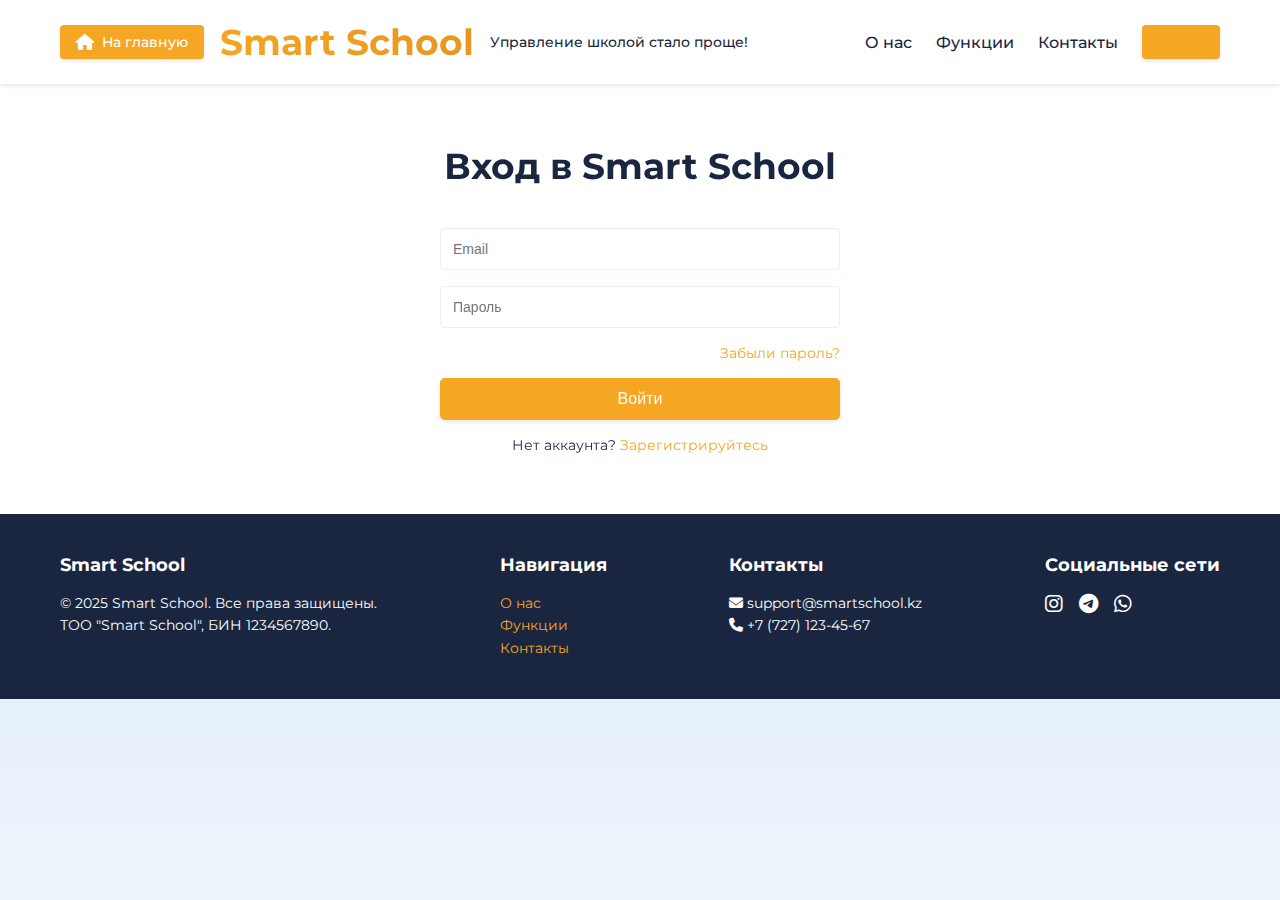
<file: login.html>
<!DOCTYPE html>
<html lang="ru">
<head>
  <meta charset="UTF-8">
  <meta name="viewport" content="width=device-width, initial-scale=1.0">
  <meta name="description" content="Вход в Smart School — доступ к платформе">
  <meta name="keywords" content="Smart School, вход, образование, школа">
  <title>Вход - Smart School</title>
  <link href="https://fonts.googleapis.com/css2?family=Montserrat:wght@400;500;700&display=swap" rel="stylesheet">
  <link rel="stylesheet" href="https://cdnjs.cloudflare.com/ajax/libs/font-awesome/6.4.0/css/all.min.css">
  <link rel="stylesheet" href="https://unpkg.com/aos@2.3.1/dist/aos.css">
  <link rel="stylesheet" href="styles.css">
</head>
<body>
  <!-- Header -->
  <header class="header">
    <div class="container">
      <div class="logo-section">
        <a href="index.html" class="btn-home"><i class="fas fa-home"></i> На главную</a>
        <div class="logo">Smart School</div>
        <p class="slogan">Управление школой стало проще!</p>
      </div>
      <nav class="nav">
        <a href="about.html">О нас</a>
        <a href="features.html">Функции</a>
        <a href="contact.html">Контакты</a>
        <a href="login.html" class="btn-orange active">Войти</a>
      </nav>
    </div>
  </header>

  <!-- Login -->
  <section class="login">
    <div class="container">
      <h1 data-aos="fade-up">Вход в Smart School</h1>
      <form class="login-form" data-aos="fade-up" data-aos-delay="100">
        <input type="email" placeholder="Email" required>
        <input type="password" placeholder="Пароль" required>
        <a href="#" class="forgot-password">Забыли пароль?</a>
        <button class="btn-orange">Войти</button>
        <p>Нет аккаунта? <a href="register.html">Зарегистрируйтесь</a></p>
      </form>
    </div>
  </section>

  <!-- Footer -->
  <footer class="footer">
    <div class="container">
      <div class="footer-content">
        <div class="footer-section">
          <h3>Smart School</h3>
          <p>© 2025 Smart School. Все права защищены.<br>ТОО "Smart School", БИН 1234567890.</p>
        </div>
        <div class="footer-section">
          <h3>Навигация</h3>
          <p><a href="about.html">О нас</a></p>
          <p><a href="features.html">Функции</a></p>
          <p><a href="contact.html">Контакты</a></p>
        </div>
        <div class="footer-section">
          <h3>Контакты</h3>
          <p><i class="fas fa-envelope"></i> support@smartschool.kz</p>
          <p><i class="fas fa-phone"></i> +7 (727) 123-45-67</p>
        </div>
        <div class="footer-section">
          <h3>Социальные сети</h3>
          <div class="social-links">
            <a href="#" aria-label="Instagram"><i class="fab fa-instagram"></i></a>
            <a href="#" aria-label="Telegram"><i class="fab fa-telegram"></i></a>
            <a href="#" aria-label="WhatsApp"><i class="fab fa-whatsapp"></i></a>
          </div>
        </div>
      </div>
    </div>
  </footer>

  <script src="https://unpkg.com/aos@2.3.1/dist/aos.js"></script>
  <script src="script.js" defer></script>
</body>
</html>
</file>
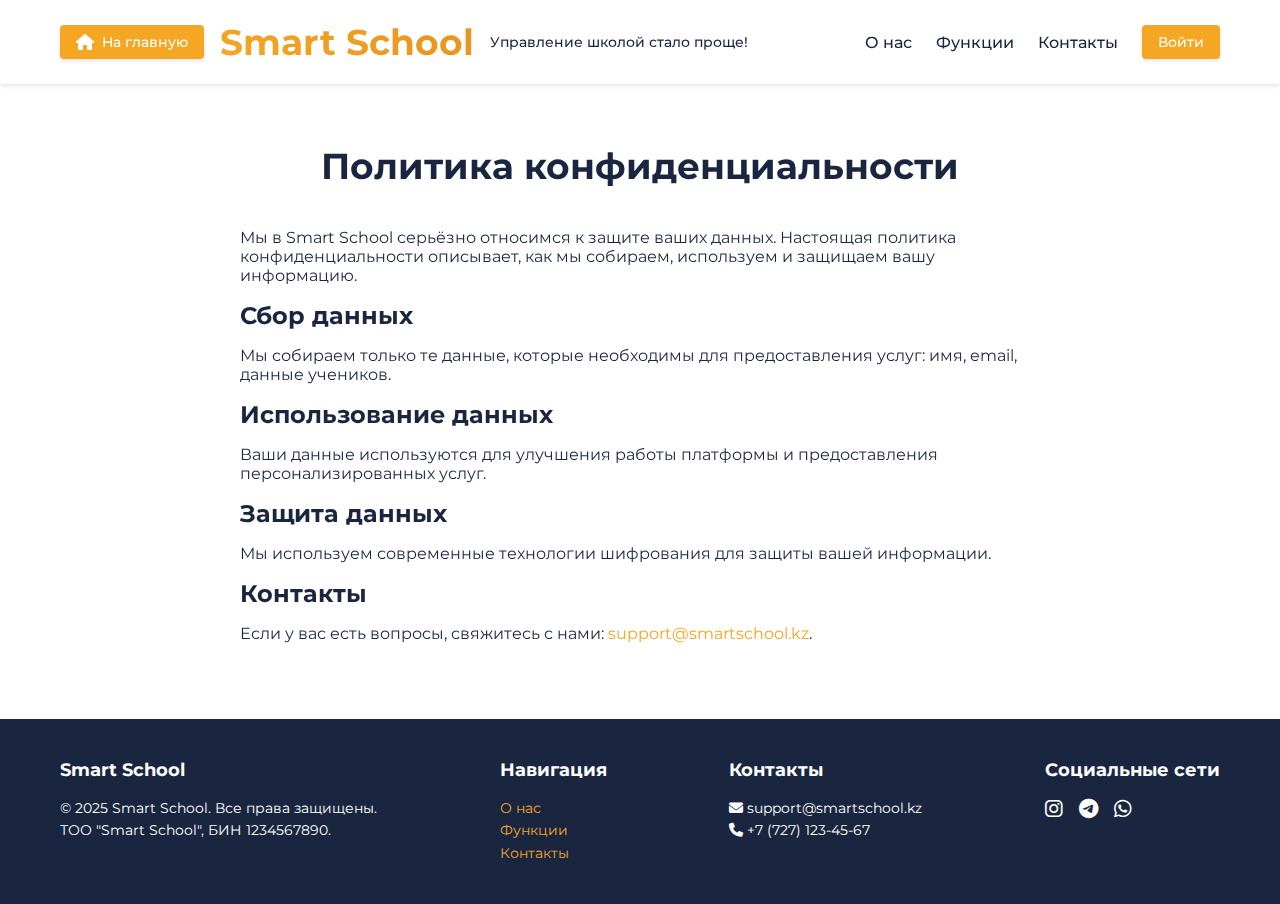
<file: privacy.html>
<!DOCTYPE html>
<html lang="ru">
<head>
  <meta charset="UTF-8">
  <meta name="viewport" content="width=device-width, initial-scale=1.0">
  <meta name="description" content="Политика конфиденциальности Smart School">
  <meta name="keywords" content="Smart School, политика конфиденциальности, образование">
  <title>Политика конфиденциальности - Smart School</title>
  <link href="https://fonts.googleapis.com/css2?family=Montserrat:wght@400;500;700&display=swap" rel="stylesheet">
  <link rel="stylesheet" href="https://cdnjs.cloudflare.com/ajax/libs/font-awesome/6.4.0/css/all.min.css">
  <link rel="stylesheet" href="https://unpkg.com/aos@2.3.1/dist/aos.css">
  <link rel="stylesheet" href="styles.css">
</head>
<body>
  <!-- Header -->
  <header class="header">
    <div class="container">
      <div class="logo-section">
        <a href="index.html" class="btn-home"><i class="fas fa-home"></i> На главную</a>
        <div class="logo">Smart School</div>
        <p class="slogan">Управление школой стало проще!</p>
      </div>
      <nav class="nav">
        <a href="about.html">О нас</a>
        <a href="features.html">Функции</a>
        <a href="contact.html">Контакты</a>
        <a href="login.html" class="btn-orange">Войти</a>
      </nav>
    </div>
  </header>

  <!-- Privacy -->
  <section class="privacy">
    <div class="container">
      <h1 data-aos="fade-up">Политика конфиденциальности</h1>
      <div class="privacy-content" data-aos="fade-up" data-aos-delay="100">
        <p>Мы в Smart School серьёзно относимся к защите ваших данных. Настоящая политика конфиденциальности описывает, как мы собираем, используем и защищаем вашу информацию.</p>
        <h2>Сбор данных</h2>
        <p>Мы собираем только те данные, которые необходимы для предоставления услуг: имя, email, данные учеников.</p>
        <h2>Использование данных</h2>
        <p>Ваши данные используются для улучшения работы платформы и предоставления персонализированных услуг.</p>
        <h2>Защита данных</h2>
        <p>Мы используем современные технологии шифрования для защиты вашей информации.</p>
        <h2>Контакты</h2>
        <p>Если у вас есть вопросы, свяжитесь с нами: <a href="mailto:support@smartschool.kz">support@smartschool.kz</a>.</p>
      </div>
    </div>
  </section>

  <!-- Footer -->
  <footer class="footer">
    <div class="container">
      <div class="footer-content">
        <div class="footer-section">
          <h3>Smart School</h3>
          <p>© 2025 Smart School. Все права защищены.<br>ТОО "Smart School", БИН 1234567890.</p>
        </div>
        <div class="footer-section">
          <h3>Навигация</h3>
          <p><a href="about.html">О нас</a></p>
          <p><a href="features.html">Функции</a></p>
          <p><a href="contact.html">Контакты</a></p>
        </div>
        <div class="footer-section">
          <h3>Контакты</h3>
          <p><i class="fas fa-envelope"></i> support@smartschool.kz</p>
          <p><i class="fas fa-phone"></i> +7 (727) 123-45-67</p>
        </div>
        <div class="footer-section">
          <h3>Социальные сети</h3>
          <div class="social-links">
            <a href="#" aria-label="Instagram"><i class="fab fa-instagram"></i></a>
            <a href="#" aria-label="Telegram"><i class="fab fa-telegram"></i></a>
            <a href="#" aria-label="WhatsApp"><i class="fab fa-whatsapp"></i></a>
          </div>
        </div>
      </div>
    </div>
  </footer>

  <script src="https://unpkg.com/aos@2.3.1/dist/aos.js"></script>
  <script src="script.js" defer></script>
</body>
</html>
</file>
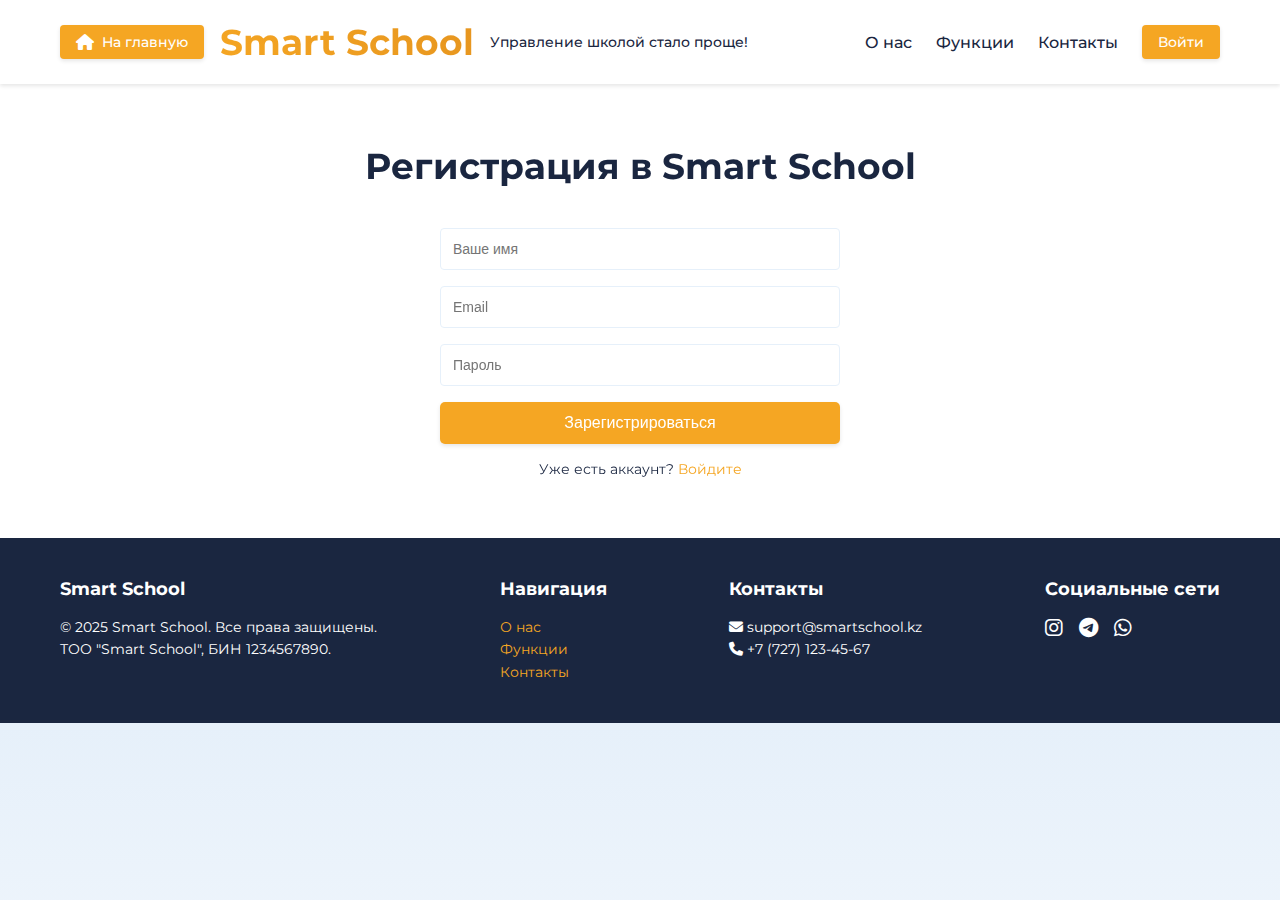
<file: register.html>
<!DOCTYPE html>
<html lang="ru">
<head>
  <meta charset="UTF-8">
  <meta name="viewport" content="width=device-width, initial-scale=1.0">
  <meta name="description" content="Регистрация в Smart School — начните использовать платформу">
  <meta name="keywords" content="Smart School, регистрация, образование, школа">
  <title>Регистрация - Smart School</title>
  <link href="https://fonts.googleapis.com/css2?family=Montserrat:wght@400;500;700&display=swap" rel="stylesheet">
  <link rel="stylesheet" href="https://cdnjs.cloudflare.com/ajax/libs/font-awesome/6.4.0/css/all.min.css">
  <link rel="stylesheet" href="https://unpkg.com/aos@2.3.1/dist/aos.css">
  <link rel="stylesheet" href="styles.css">
</head>
<body>
  <!-- Header -->
  <header class="header">
    <div class="container">
      <div class="logo-section">
        <a href="index.html" class="btn-home"><i class="fas fa-home"></i> На главную</a>
        <div class="logo">Smart School</div>
        <p class="slogan">Управление школой стало проще!</p>
      </div>
      <nav class="nav">
        <a href="about.html">О нас</a>
        <a href="features.html">Функции</a>
        <a href="contact.html">Контакты</a>
        <a href="login.html" class="btn-orange">Войти</a>
      </nav>
    </div>
  </header>

  <!-- Register -->
  <section class="register">
    <div class="container">
      <h1 data-aos="fade-up">Регистрация в Smart School</h1>
      <form class="register-form" data-aos="fade-up" data-aos-delay="100">
        <input type="text" placeholder="Ваше имя" required>
        <input type="email" placeholder="Email" required>
        <input type="password" placeholder="Пароль" required>
        <button class="btn-orange">Зарегистрироваться</button>
        <p>Уже есть аккаунт? <a href="login.html">Войдите</a></p>
      </form>
    </div>
  </section>

  <!-- Footer -->
  <footer class="footer">
    <div class="container">
      <div class="footer-content">
        <div class="footer-section">
          <h3>Smart School</h3>
          <p>© 2025 Smart School. Все права защищены.<br>ТОО "Smart School", БИН 1234567890.</p>
        </div>
        <div class="footer-section">
          <h3>Навигация</h3>
          <p><a href="about.html">О нас</a></p>
          <p><a href="features.html">Функции</a></p>
          <p><a href="contact.html">Контакты</a></p>
        </div>
        <div class="footer-section">
          <h3>Контакты</h3>
          <p><i class="fas fa-envelope"></i> support@smartschool.kz</p>
          <p><i class="fas fa-phone"></i> +7 (727) 123-45-67</p>
        </div>
        <div class="footer-section">
          <h3>Социальные сети</h3>
          <div class="social-links">
            <a href="#" aria-label="Instagram"><i class="fab fa-instagram"></i></a>
            <a href="#" aria-label="Telegram"><i class="fab fa-telegram"></i></a>
            <a href="#" aria-label="WhatsApp"><i class="fab fa-whatsapp"></i></a>
          </div>
        </div>
      </div>
    </div>
  </footer>

  <script src="https://unpkg.com/aos@2.3.1/dist/aos.js"></script>
  <script src="script.js" defer></script>
</body>
</html>
</file>
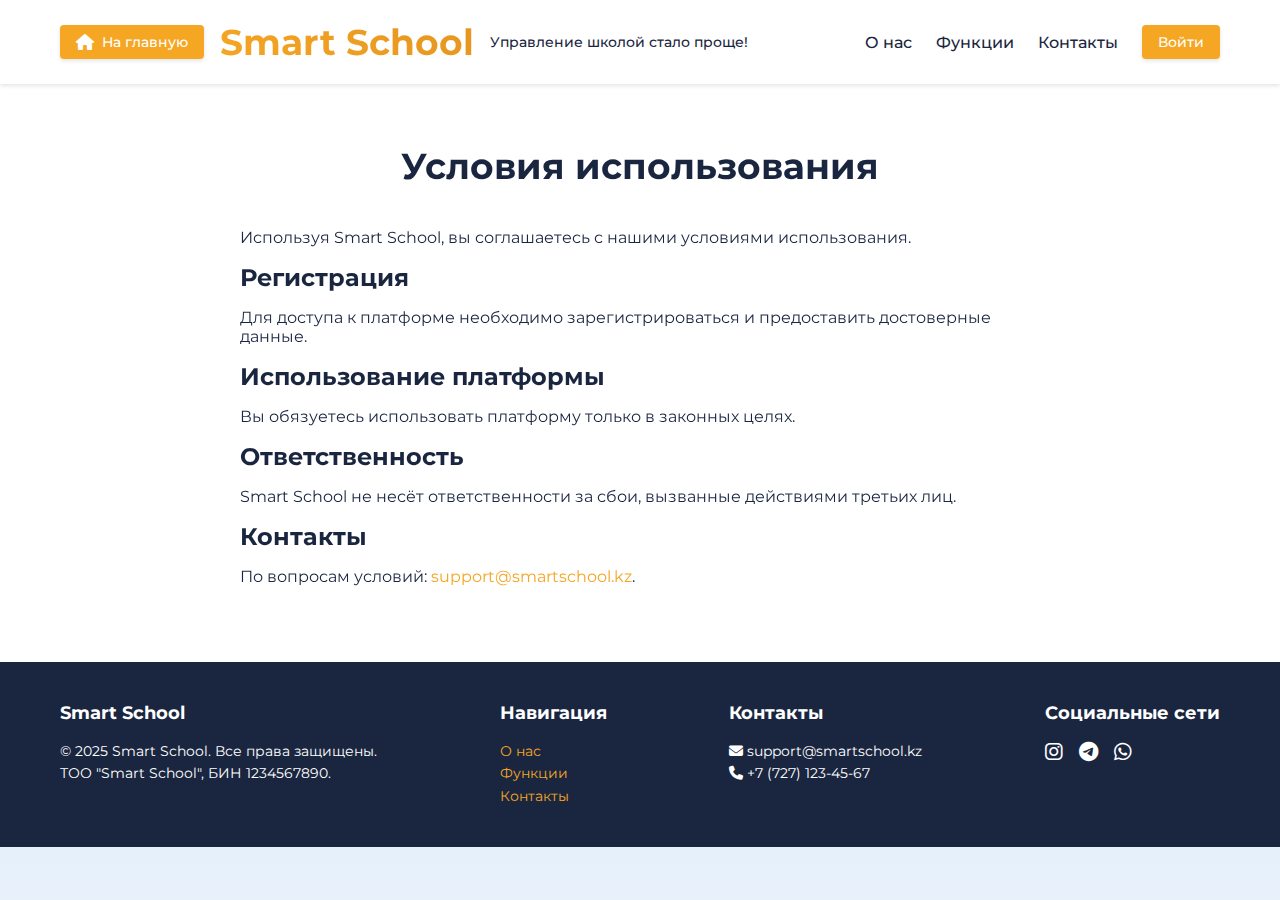
<file: terms.html>
<!DOCTYPE html>
<html lang="ru">
<head>
  <meta charset="UTF-8">
  <meta name="viewport" content="width=device-width, initial-scale=1.0">
  <meta name="description" content="Условия использования Smart School">
  <meta name="keywords" content="Smart School, условия использования, образование">
  <title>Условия использования - Smart School</title>
  <link href="https://fonts.googleapis.com/css2?family=Montserrat:wght@400;500;700&display=swap" rel="stylesheet">
  <link rel="stylesheet" href="https://cdnjs.cloudflare.com/ajax/libs/font-awesome/6.4.0/css/all.min.css">
  <link rel="stylesheet" href="https://unpkg.com/aos@2.3.1/dist/aos.css">
  <link rel="stylesheet" href="styles.css">
</head>
<body>
  <!-- Header -->
  <header class="header">
    <div class="container">
      <div class="logo-section">
        <a href="index.html" class="btn-home"><i class="fas fa-home"></i> На главную</a>
        <div class="logo">Smart School</div>
        <p class="slogan">Управление школой стало проще!</p>
      </div>
      <nav class="nav">
        <a href="about.html">О нас</a>
        <a href="features.html">Функции</a>
        <a href="contact.html">Контакты</a>
        <a href="login.html" class="btn-orange">Войти</a>
      </nav>
    </div>
  </header>

  <!-- Terms -->
  <section class="terms">
    <div class="container">
      <h1 data-aos="fade-up">Условия использования</h1>
      <div class="terms-content" data-aos="fade-up" data-aos-delay="100">
        <p>Используя Smart School, вы соглашаетесь с нашими условиями использования.</p>
        <h2>Регистрация</h2>
        <p>Для доступа к платформе необходимо зарегистрироваться и предоставить достоверные данные.</p>
        <h2>Использование платформы</h2>
        <p>Вы обязуетесь использовать платформу только в законных целях.</p>
        <h2>Ответственность</h2>
        <p>Smart School не несёт ответственности за сбои, вызванные действиями третьих лиц.</p>
        <h2>Контакты</h2>
        <p>По вопросам условий: <a href="mailto:support@smartschool.kz">support@smartschool.kz</a>.</p>
      </div>
    </div>
  </section>

  <!-- Footer -->
  <footer class="footer">
    <div class="container">
      <div class="footer-content">
        <div class="footer-section">
          <h3>Smart School</h3>
          <p>© 2025 Smart School. Все права защищены.<br>ТОО "Smart School", БИН 1234567890.</p>
        </div>
        <div class="footer-section">
          <h3>Навигация</h3>
          <p><a href="about.html">О нас</a></p>
          <p><a href="features.html">Функции</a></p>
          <p><a href="contact.html">Контакты</a></p>
        </div>
        <div class="footer-section">
          <h3>Контакты</h3>
          <p><i class="fas fa-envelope"></i> support@smartschool.kz</p>
          <p><i class="fas fa-phone"></i> +7 (727) 123-45-67</p>
        </div>
        <div class="footer-section">
          <h3>Социальные сети</h3>
          <div class="social-links">
            <a href="#" aria-label="Instagram"><i class="fab fa-instagram"></i></a>
            <a href="#" aria-label="Telegram"><i class="fab fa-telegram"></i></a>
            <a href="#" aria-label="WhatsApp"><i class="fab fa-whatsapp"></i></a>
          </div>
        </div>
      </div>
    </div>
  </footer>

  <script src="https://unpkg.com/aos@2.3.1/dist/aos.js"></script>
  <script src="script.js" defer></script>
</body>
</html>
</file>
<file: styles.css>
/* Reset */
* {
    margin: 0;
    padding: 0;
    box-sizing: border-box;
  }
  
  /* General Styles */
  body {
    font-family: 'Montserrat', sans-serif;
    background: linear-gradient(180deg, #E6F0FA 0%, #FFFFFF 100%);
    color: #1A2640;
    overflow-x: hidden;
  }
  
  .container {
    max-width: 1200px;
    margin: 0 auto;
    padding: 0 20px;
  }
  
  /* Navigation Panel */
  .navigation-panel {
    padding: 20px 0;
    background: linear-gradient(135deg, #F5A623 0%, #E6951F 70%);
    box-shadow: 0 4px 8px rgba(0, 0, 0, 0.1);
    position: relative;
    z-index: 90;
  }
  
  .nav-panel-content {
    text-align: center;
  }
  
  .navigation-panel h2 {
    font-size: 24px;
    font-weight: 700;
    color: #FFFFFF;
    margin-bottom: 16px;
    text-shadow: 0 2px 4px rgba(0, 0, 0, 0.2);
  }
  
  .nav-buttons-list {
    display: flex;
    flex-wrap: wrap;
    justify-content: center;
    gap: 12px;
  }
  
  .nav-button {
    background: #FFFFFF;
    color: #1A2640;
    padding: 8px 16px;
    border-radius: 20px;
    font-size: 14px;
    font-weight: 500;
    text-decoration: none;
    display: flex;
    align-items: center;
    gap: 8px;
    box-shadow: 0 2px 4px rgba(0, 0, 0, 0.1);
    transition: background 0.3s, transform 0.2s, box-shadow 0.3s;
  }
  
  .nav-button i {
    color: #F5A623;
    font-size: 16px;
  }
  
  .nav-button:hover {
    background: #E6F0FA;
    transform: translateY(-2px);
    box-shadow: 0 4px 8px rgba(0, 0, 0, 0.15);
  }
  
  /* Header */
  .header {
    background: #FFFFFF;
    box-shadow: 0 2px 4px rgba(0, 0, 0, 0.1);
    position: sticky;
    top: 0;
    z-index: 100;
    padding: 20px 0;
  }
  
  .header .container {
    display: flex;
    justify-content: space-between;
    align-items: center;
  }
  
  .logo-section {
    display: flex;
    align-items: center;
    gap: 16px;
  }
  
  .logo {
    font-size: 36px;
    font-weight: 700;
    background: linear-gradient(45deg, #F5A623, #E6951F);
    -webkit-background-clip: text;
    -webkit-text-fill-color: transparent;
  }
  
  .slogan {
    font-size: 14px;
    color: #1A2640;
    font-weight: 500;
  }
  
  .btn-home {
    display: flex;
    align-items: center;
    gap: 8px;
    background: #F5A623;
    color: #FFFFFF;
    padding: 8px 16px;
    border-radius: 4px;
    font-size: 14px;
    font-weight: 500;
    text-decoration: none;
    box-shadow: 0 2px 4px rgba(0, 0, 0, 0.1);
    transition: background 0.3s, transform 0.2s;
  }
  
  .btn-home:hover {
    background: #E6951F;
    transform: scale(1.05);
  }
  
  .btn-home i {
    font-size: 16px;
  }
  
  .nav {
    display: flex;
    gap: 24px;
    align-items: center;
  }
  
  .nav a {
    text-decoration: none;
    color: #1A2640;
    font-size: 16px;
    font-weight: 500;
    transition: color 0.3s, transform 0.2s;
  }
  
  .nav a:hover {
    color: #F5A623;
    transform: scale(1.05);
  }
  
  .nav a.active {
    color: #F5A623;
    font-weight: 700;
  }
  
  .nav .btn-orange {
    background: #F5A623;
    color: #FFFFFF;
    padding: 8px 16px;
    border-radius: 4px;
    font-size: 14px;
    font-weight: 500;
    text-decoration: none;
    box-shadow: 0 2px 4px rgba(0, 0, 0, 0.1);
    transition: background 0.3s, transform 0.2s;
  }
  
  .nav .btn-orange:hover {
    background: #E6951F;
    transform: scale(1.05);
  }
  
  /* Hero */
  .hero {
    text-align: center;
    padding: 80px 20px;
    background: url('data:image/svg+xml;utf8,<svg xmlns="http://www.w3.org/2000/svg" width="100" height="100" viewBox="0 0 100 100"><circle cx="50" cy="50" r="40" fill="rgba(245, 166, 35, 0.1)"/></svg>') repeat;
  }
  
  .hero h1 {
    font-size: 48px;
    font-weight: 700;
    margin-bottom: 16px;
  }
  
  .hero p {
    font-size: 18px;
    color: #6A8299;
    margin-bottom: 24px;
  }
  
  .btn-orange {
    background: #F5A623;
    color: #FFFFFF;
    padding: 12px 24px;
    border: none;
    border-radius: 5px;
    font-size: 16px;
    font-weight: 500;
    cursor: pointer;
    text-decoration: none;
    display: inline-block;
    box-shadow: 0 2px 4px rgba(0, 0, 0, 0.1);
    transition: background 0.3s, transform 0.2s;
  }
  
  .btn-orange:hover {
    background: #E6951F;
    transform: scale(1.05);
  }
  
  /* Advantages */
  .advantages {
    padding: 60px 20px;
    background: #FFFFFF;
  }
  
  .advantages h2 {
    font-size: 32px;
    font-weight: 700;
    text-align: center;
    margin-bottom: 40px;
  }
  
  .advantages-list {
    display: grid;
    grid-template-columns: repeat(auto-fit, minmax(250px, 1fr));
    gap: 24px;
  }
  
  .advantage-card {
    background: #FFFFFF;
    padding: 24px;
    border-radius: 8px;
    text-align: center;
    box-shadow: 0 4px 8px rgba(0, 0, 0, 0.1);
    transition: transform 0.3s;
  }
  
  .advantage-card:hover {
    transform: translateY(-5px);
  }
  
  .advantage-card .icon {
    font-size: 32px;
    color: #F5A623;
    margin-bottom: 16px;
  }
  
  .advantage-card h3 {
    font-size: 18px;
    font-weight: 700;
    margin-bottom: 8px;
  }
  
  .advantage-card p {
    font-size: 14px;
    color: #6A8299;
  }
  
  /* Why We Are Better */
  .why-better {
    padding: 60px 20px;
    background: linear-gradient(135deg, #F5F7FA 0%, #E6F0FA 100%);
  }
  
  .why-better h2 {
    font-size: 32px;
    font-weight: 700;
    text-align: center;
    margin-bottom: 40px;
  }
  
  .better-list {
    display: grid;
    grid-template-columns: repeat(auto-fit, minmax(250px, 1fr));
    gap: 24px;
  }
  
  .better-card {
    background: #FFFFFF;
    padding: 24px;
    border-radius: 12px;
    text-align: center;
    box-shadow: 0 6px 12px rgba(0, 0, 0, 0.1);
    transition: transform 0.3s, box-shadow 0.3s;
    border: 1px solid rgba(245, 166, 35, 0.2);
  }
  
  .better-card:hover {
    transform: translateY(-5px);
    box-shadow: 0 8px 16px rgba(0, 0, 0, 0.15);
  }
  
  .better-card .icon {
    font-size: 40px;
    color: #F5A623;
    margin-bottom: 16px;
  }
  
  .better-card h3 {
    font-size: 18px;
    font-weight: 700;
    margin-bottom: 12px;
  }
  
  .better-card p {
    font-size: 14px;
    color: #6A8299;
    line-height: 1.5;
  }
  
  @keyframes pulse {
    0% { transform: scale(1); }
    50% { transform: scale(1.2); }
    100% { transform: scale(1); }
  }
  
  .pulse {
    animation: pulse 1.5s infinite;
  }
  
  /* Features */
  .features {
    padding: 60px 20px;
    background: #F5F7FA;
  }
  
  .features h1 {
    font-size: 36px;
    font-weight: 700;
    text-align: center;
    margin-bottom: 40px;
  }
  
  .features h2 {
    font-size: 32px;
    font-weight: 700;
    text-align: center;
    margin-bottom: 40px;
  }
  
  .features-list {
    display: grid;
    grid-template-columns: repeat(auto-fit, minmax(200px, 1fr));
    gap: 24px;
  }
  
  .feature-card {
    background: #FFFFFF;
    padding: 16px;
    border-radius: 8px;
    text-align: center;
    box-shadow: 0 4px 8px rgba(0, 0, 0, 0.1);
    transition: transform 0.3s;
  }
  
  .feature-card:hover {
    transform: translateY(-5px);
  }
  
  .feature-card .icon {
    font-size: 32px;
    color: #F5A623;
    margin-bottom: 16px;
  }
  
  .feature-card h3 {
    font-size: 16px;
    font-weight: 700;
    margin-bottom: 8px;
  }
  
  .feature-card p {
    font-size: 14px;
    color: #6A8299;
  }
  
  .btn-details {
    background: #F5A623;
    color: #FFFFFF;
    border: none;
    padding: 8px 16px;
    border-radius: 4px;
    margin-top: 12px;
    cursor: pointer;
    transition: background 0.3s;
  }
  
  .btn-details:hover {
    background: #E6951F;
  }
  
  .more-features {
    display: block;
    margin: 40px auto 0;
    text-align: center;
  }
  
  /* Modal */
  .modal {
    display: none;
    position: fixed;
    top: 0;
    left: 0;
    width: 100%;
    height: 100%;
    background: rgba(0, 0, 0, 0.5);
    z-index: 1000;
  }
  
  .modal-content {
    background: #FFFFFF;
    margin: 15% auto;
    padding: 20px;
    border-radius: 8px;
    max-width: 500px;
    position: relative;
  }
  
  .close {
    position: absolute;
    top: 10px;
    right: 10px;
    font-size: 24px;
    cursor: pointer;
  }
  
  /* Reviews */
  .reviews {
    padding: 60px 20px;
    background: #FFFFFF;
  }
  
  .reviews h2 {
    font-size: 32px;
    font-weight: 700;
    text-align: center;
    margin-bottom: 40px;
  }
  
  .review-list {
    display: grid;
    grid-template-columns: repeat(auto-fit, minmax(300px, 1fr));
    gap: 24px;
  }
  
  .review-card {
    background: #FFFFFF;
    padding: 24px;
    border-radius: 8px;
    box-shadow: 0 4px 8px rgba(0, 0, 0, 0.1);
    text-align: center;
  }
  
  .review-placeholder {
    width: 50px;
    height: 50px;
    background: #E6F0FA;
    border-radius: 50%;
    margin: 0 auto 16px;
  }
  
  .review-card p {
    font-size: 16px;
    color: #1A2640;
    margin-bottom: 16px;
  }
  
  .review-card h4 {
    font-size: 14px;
    font-weight: 500;
    color: #F5A623;
  }
  
  /* Success Stories */
  .success-stories {
    padding: 60px 20px;
    background: #F5F7FA;
  }
  
  .success-stories h2 {
    font-size: 32px;
    font-weight: 700;
    text-align: center;
    margin-bottom: 40px;
  }
  
  .success-list {
    display: grid;
    grid-template-columns: repeat(auto-fit, minmax(300px, 1fr));
    gap: 24px;
  }
  
  .success-card {
    background: #FFFFFF;
    padding: 24px;
    border-radius: 8px;
    box-shadow: 0 4px 8px rgba(0, 0, 0, 0.1);
  }
  
  .success-card h3 {
    font-size: 18px;
    font-weight: 700;
    margin-bottom: 8px;
  }
  
  .success-card p {
    font-size: 14px;
    color: #6A8299;
  }
  
  /* Partners */
  .partners {
    padding: 60px 20px;
    background: #FFFFFF;
  }
  
  .partners h2 {
    font-size: 32px;
    font-weight: 700;
    text-align: center;
    margin-bottom: 40px;
  }
  
  .partners-list {
    display: flex;
    justify-content: center;
    gap: 40px;
  }
  
  .partner-placeholder {
    width: 100px;
    height: 50px;
    background: #E6F0FA;
    border-radius: 8px;
  }
  
  /* Achievements */
  .achievements {
    padding: 60px 20px;
    background: #F5F7FA;
  }
  
  .achievements h2 {
    font-size: 32px;
    font-weight: 700;
    text-align: center;
    margin-bottom: 40px;
  }
  
  .achievements-list {
    display: flex;
    justify-content: center;
    gap: 40px;
  }
  
  .achievement {
    text-align: center;
  }
  
  .achievement .icon {
    font-size: 32px;
    color: #F5A623;
    margin-bottom: 16px;
  }
  
  .achievement p {
    font-size: 14px;
    color: #1A2640;
  }
  
  /* About */
  .about {
    padding: 60px 20px;
    background: #FFFFFF;
  }
  
  .about h1 {
    font-size: 36px;
    font-weight: 700;
    text-align: center;
    margin-bottom: 16px;
  }
  
  .about .intro {
    font-size: 18px;
    color: #6A8299;
    text-align: center;
    margin-bottom: 40px;
  }
  
  .about-content {
    display: flex;
    flex-direction: column;
    gap: 40px;
  }
  
  .about-section h2 {
    font-size: 24px;
    font-weight: 700;
    margin-bottom: 16px;
  }
  
  .about-section p {
    font-size: 16px;
    color: #1A2640;
    line-height: 1.6;
  }
  
  .about-section ul {
    list-style: none;
    display: flex;
    flex-direction: column;
    gap: 12px;
  }
  
  .about-section ul li {
    display: flex;
    align-items: center;
    gap: 8px;
    font-size: 16px;
    color: #1A2640;
  }
  
  .about-section ul li i {
    color: #F5A623;
  }
  
  .team-list {
    display: grid;
    grid-template-columns: repeat(auto-fit, minmax(200px, 1fr));
    gap: 24px;
  }
  
  .team-member {
    text-align: center;
  }
  
  .team-placeholder {
    width: 150px;
    height: 150px;
    background: #E6F0FA;
    border-radius: 50%;
    margin: 0 auto 16px;
  }
  
  .team-member h3 {
    font-size: 18px;
    font-weight: 700;
    margin-bottom: 8px;
  }
  
  .team-member p {
    font-size: 14px;
    color: #6A8299;
  }
  
  /* Login */
  .login {
    padding: 60px 20px;
    background: #FFFFFF;
  }
  
  .login h1 {
    font-size: 36px;
    font-weight: 700;
    text-align: center;
    margin-bottom: 40px;
  }
  
  .login-form {
    max-width: 400px;
    margin: 0 auto;
    display: flex;
    flex-direction: column;
    gap: 16px;
  }
  
  .login-form input {
    padding: 12px;
    border: 1px solid #E6F0FA;
    border-radius: 4px;
    font-size: 14px;
  }
  
  .login-form .forgot-password {
    font-size: 14px;
    color: #F5A623;
    text-align: right;
    text-decoration: none;
  }
  
  .login-form p {
    font-size: 14px;
    text-align: center;
  }
  
  .login-form a {
    color: #F5A623;
    text-decoration: none;
  }
  
  /* Register */
  .register {
    padding: 60px 20px;
    background: #FFFFFF;
  }
  
  .register h1 {
    font-size: 36px;
    font-weight: 700;
    text-align: center;
    margin-bottom: 40px;
  }
  
  .register-form {
    max-width: 400px;
    margin: 0 auto;
    display: flex;
    flex-direction: column;
    gap: 16px;
  }
  
  .register-form input {
    padding: 12px;
    border: 1px solid #E6F0FA;
    border-radius: 4px;
    font-size: 14px;
  }
  
  .register-form p {
    font-size: 14px;
    text-align: center;
  }
  
  .register-form a {
    color: #F5A623;
    text-decoration: none;
  }
  
  /* Demo */
  .demo {
    padding: 60px 20px;
    background: #FFFFFF;
  }
  
  .demo h1 {
    font-size: 36px;
    font-weight: 700;
    text-align: center;
    margin-bottom: 40px;
  }
  
  .demo-content {
    max-width: 800px;
    margin: 0 auto;
  }
  
  .demo-content h2 {
    font-size: 24px;
    font-weight: 700;
    margin-bottom: 16px;
  }
  
  .profile-info {
    margin-bottom: 40px;
  }
  
  .profile-info p {
    font-size: 16px;
    margin-bottom: 8px;
  }
  
  .demo-content table {
    width: 100%;
    border-collapse: collapse;
    margin-bottom: 40px;
  }
  
  .demo-content th, .demo-content td {
    padding: 12px;
    border: 1px solid #E6F0FA;
    text-align: left;
  }
  
  .demo-content th {
    background: #F5F7FA;
    font-weight: 700;
  }
  
  .demo-content a {
    display: block;
    text-align: center;
  }
  
  /* Privacy */
  .privacy {
    padding: 60px 20px;
    background: #FFFFFF;
  }
  
  .privacy h1 {
    font-size: 36px;
    font-weight: 700;
    text-align: center;
    margin-bottom: 40px;
  }
  
  .privacy-content {
    max-width: 800px;
    margin: 0 auto;
  }
  
  .privacy-content p {
    font-size: 16px;
    margin-bottom: 16px;
  }
  
  .privacy-content h2 {
    font-size: 24px;
    font-weight: 700;
    margin-bottom: 16px;
  }
  
  .privacy-content a {
    color: #F5A623;
    text-decoration: none;
  }
  
  /* Terms */
  .terms {
    padding: 60px 20px;
    background: #FFFFFF;
  }
  
  .terms h1 {
    font-size: 36px;
    font-weight: 700;
    text-align: center;
    margin-bottom: 40px;
  }
  
  .terms-content {
    max-width: 800px;
    margin: 0 auto;
  }
  
  .terms-content p {
    font-size: 16px;
    margin-bottom: 16px;
  }
  
  .terms-content h2 {
    font-size: 24px;
    font-weight: 700;
    margin-bottom: 16px;
  }
  
  .terms-content a {
    color: #F5A623;
    text-decoration: none;
  }
  
  /* Contact */
  .contact {
    padding: 60px 20px;
    background: #F5F7FA;
  }
  
  .contact h1 {
    font-size: 36px;
    font-weight: 700;
    text-align: center;
    margin-bottom: 40px;
  }
  
  .contact-content {
    display: flex;
    gap: 40px;
    margin-bottom: 40px;
  }
  
  .contact-info {
    flex: 1;
  }
  
  .contact-info h2 {
    font-size: 24px;
    font-weight: 700;
    margin-bottom: 16px;
  }
  
  .contact-info p {
    font-size: 16px;
    margin-bottom: 8px;
    display: flex;
    align-items: center;
    gap: 8px;
  }
  
  .contact-form {
    flex: 1;
  }
  
  .contact-form h2 {
    font-size: 24px;
    font-weight: 700;
    margin-bottom: 16px;
  }
  
  .contact-form form {
    display: flex;
    flex-direction: column;
    gap: 16px;
  }
  
  .contact-form input,
  .contact-form textarea,
  .contact-form select {
    padding: 12px;
    border: 1px solid #E6F0FA;
    border-radius: 4px;
    font-size: 14px;
  }
  
  .contact-form textarea {
    height: 100px;
    resize: none;
  }
  
  .contact-map {
    margin-top: 40px;
  }
  
  /* CTA */
  .cta {
    text-align: center;
    padding: 60px 20px;
    background: linear-gradient(135deg, #F5A623 0%, #E6951F 100%);
    color: #FFFFFF;
  }
  
  .cta h2 {
    font-size: 32px;
    font-weight: 700;
    margin-bottom: 16px;
  }
  
  .cta p {
    font-size: 18px;
    margin-bottom: 24px;
  }
  
  .cta .btn-orange {
    background: #FFFFFF;
    color: #1A2640;
  }
  
  .cta .btn-orange:hover {
    background: #E6F0FA;
  }
  
  /* Footer */
  .footer {
    background: #1A2640;
    color: #FFFFFF;
    padding: 40px 20px;
  }
  
  .footer-content {
    display: flex;
    justify-content: space-between;
    gap: 20px;
  }
  
  .footer-section h3 {
    font-size: 18px;
    font-weight: 700;
    margin-bottom: 16px;
  }
  
  .footer-section p {
    font-size: 14px;
    line-height: 1.6;
  }
  
  .footer-section p a {
    color: #F5A623;
    text-decoration: none;
  }
  
  .social-links {
    display: flex;
    gap: 16px;
  }
  
  .social-links a {
    color: #FFFFFF;
    font-size: 20px;
    transition: color 0.3s;
  }
  
  .social-links a:hover {
    color: #F5A623;
  }
  
  /* Cookies Banner */
  .cookies-banner {
    position: fixed;
    bottom: 20px;
    left: 20px;
    background: #1A2640;
    color: #FFFFFF;
    padding: 16px;
    border-radius: 8px;
    box-shadow: 0 2px 4px rgba(0, 0, 0, 0.2);
    z-index: 1000;
  }
  
  .cookies-banner p {
    font-size: 14px;
    display: flex;
    align-items: center;
    gap: 16px;
  }
  
  .cookies-banner button {
    background: #F5A623;
    color: #FFFFFF;
    border: none;
    padding: 8px 16px;
    border-radius: 4px;
    cursor: pointer;
  }
  
  .cookies-banner button:hover {
    background: #E6951F;
  }
  
  /* Chatbot */
  .chatbot {
    position: fixed;
    bottom: 20px;
    right: 20px;
    z-index: 1000;
  }
  
  .chatbot button {
    background: #F5A623;
    color: #FFFFFF;
    border: none;
    padding: 12px 24px;
    border-radius: 4px;
    cursor: pointer;
    box-shadow: 0 2px 4px rgba(0, 0, 0, 0.2);
    transition: background 0.3s;
  }
  
  .chatbot button:hover {
    background: #E6951F;
  }
  
  .chat-window {
    background: #FFFFFF;
    padding: 16px;
    border-radius: 8px;
    box-shadow: 0 2px 4px rgba(0, 0, 0, 0.2);
    margin-top: 8px;
  }
  
  .chat-window p {
    font-size: 14px;
    color: #1A2640;
    margin-bottom: 8px;
  }
  
  .chat-window button {
    background: #F5A623;
    color: #FFFFFF;
    padding: 8px 16px;
  }
  
  /* FAQ */
  .faq {
    padding: 60px 20px;
    background: #FFFFFF;
  }
  
  .faq h2 {
    font-size: 32px;
    font-weight: 700;
    text-align: center;
    margin-bottom: 40px;
  }
  
  .faq-list {
    max-width: 800px;
    margin: 0 auto;
    display: flex;
    flex-direction: column;
    gap: 16px;
  }
  
  .faq-item {
    background: #F5F7FA;
    border-radius: 8px;
    overflow: hidden;
  }
  
  .faq-question {
    padding: 16px;
    font-size: 16px;
    font-weight: 700;
    cursor: pointer;
    display: flex;
    justify-content: space-between;
    align-items: center;
  }
  
  .faq-question::after {
    content: '\f078'; /* Font Awesome Chevron Down */
    font-family: 'Font Awesome 5 Free';
    font-weight: 900;
    transition: transform 0.3s;
  }
  
  .faq-item.active .faq-question::after {
    transform: rotate(180deg);
  }
  
  .faq-answer {
    display: none;
    padding: 16px;
    font-size: 14px;
    color: #6A8299;
  }
  
  .faq-item.active .faq-answer {
    display: block;
  }
  
  /* Responsive */
  @media (max-width: 768px) {
    .hero h1 {
      font-size: 36px;
    }
  
    .hero p {
      font-size: 16px;
    }
  
    .nav {
      flex-direction: column;
      gap: 16px;
    }
  
    .advantages-list,
    .better-list,
    .features-list,
    .review-list,
    .success-list,
    .team-list {
      grid-template-columns: 1fr;
    }
  
    .partners-list,
    .achievements-list {
      flex-direction: column;
      align-items: center;
    }
  
    .contact-content {
      flex-direction: column;
    }
  
    .footer-content {
      flex-direction: column;
      text-align: center;
    }
  
    .social-links {
      justify-content: center;
    }
  
    .nav-buttons-list {
      flex-direction: column;
      align-items: center;
    }
  
    .nav-button {
      width: 80%;
      justify-content: center;
    }
  
    .navigation-panel h2 {
      font-size: 20px;
    }
  }
  
  @media (max-width: 375px) {
    .hero h1 {
      font-size: 28px;
    }
  
    .hero p {
      font-size: 14px;
    }
  
    .logo {
      font-size: 28px;
    }
  
    .slogan {
      font-size: 12px;
    }
  
    .contact-info p,
    .contact-form input,
    .contact-form textarea,
    .contact-form select {
      font-size: 14px;
    }
  
    .nav-button {
      width: 90%;
      font-size: 12px;
      padding: 6px 12px;
    }
  
    .navigation-panel h2 {
      font-size: 18px;
    }
  }
</file>
